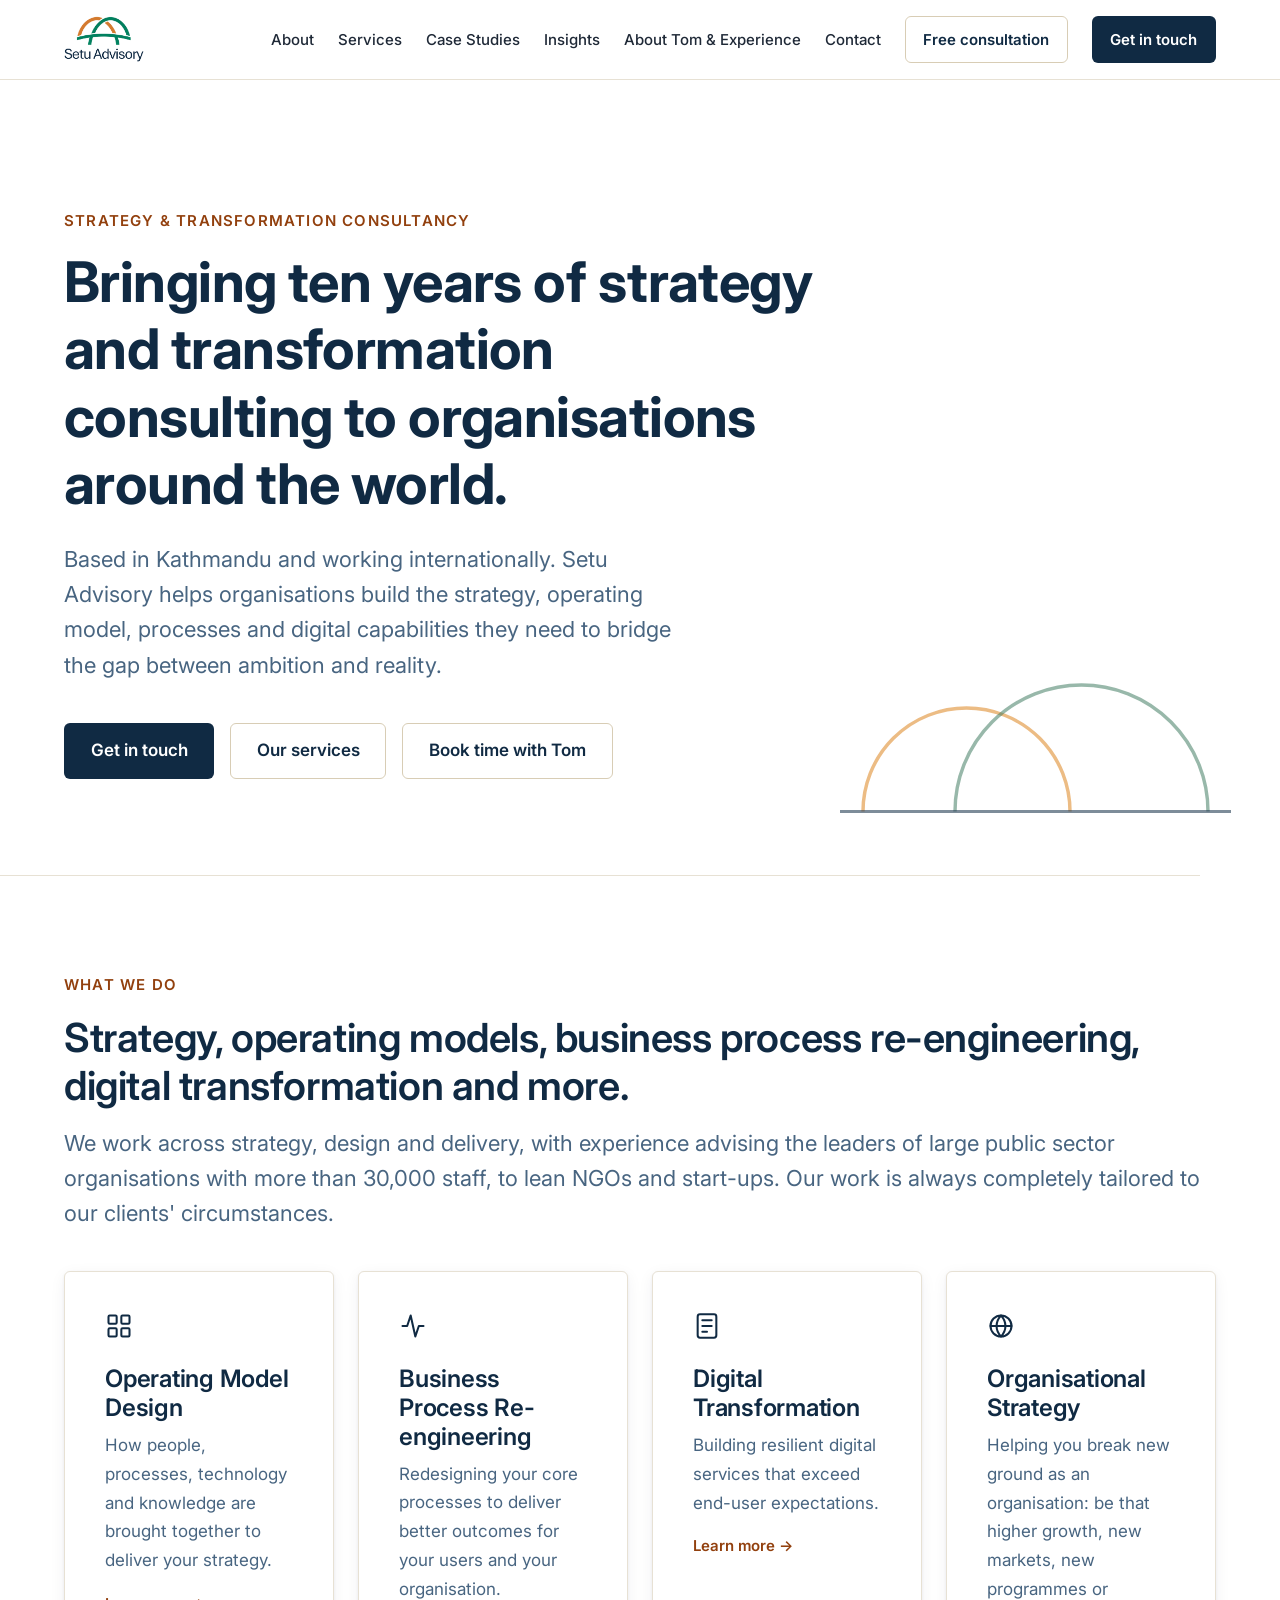
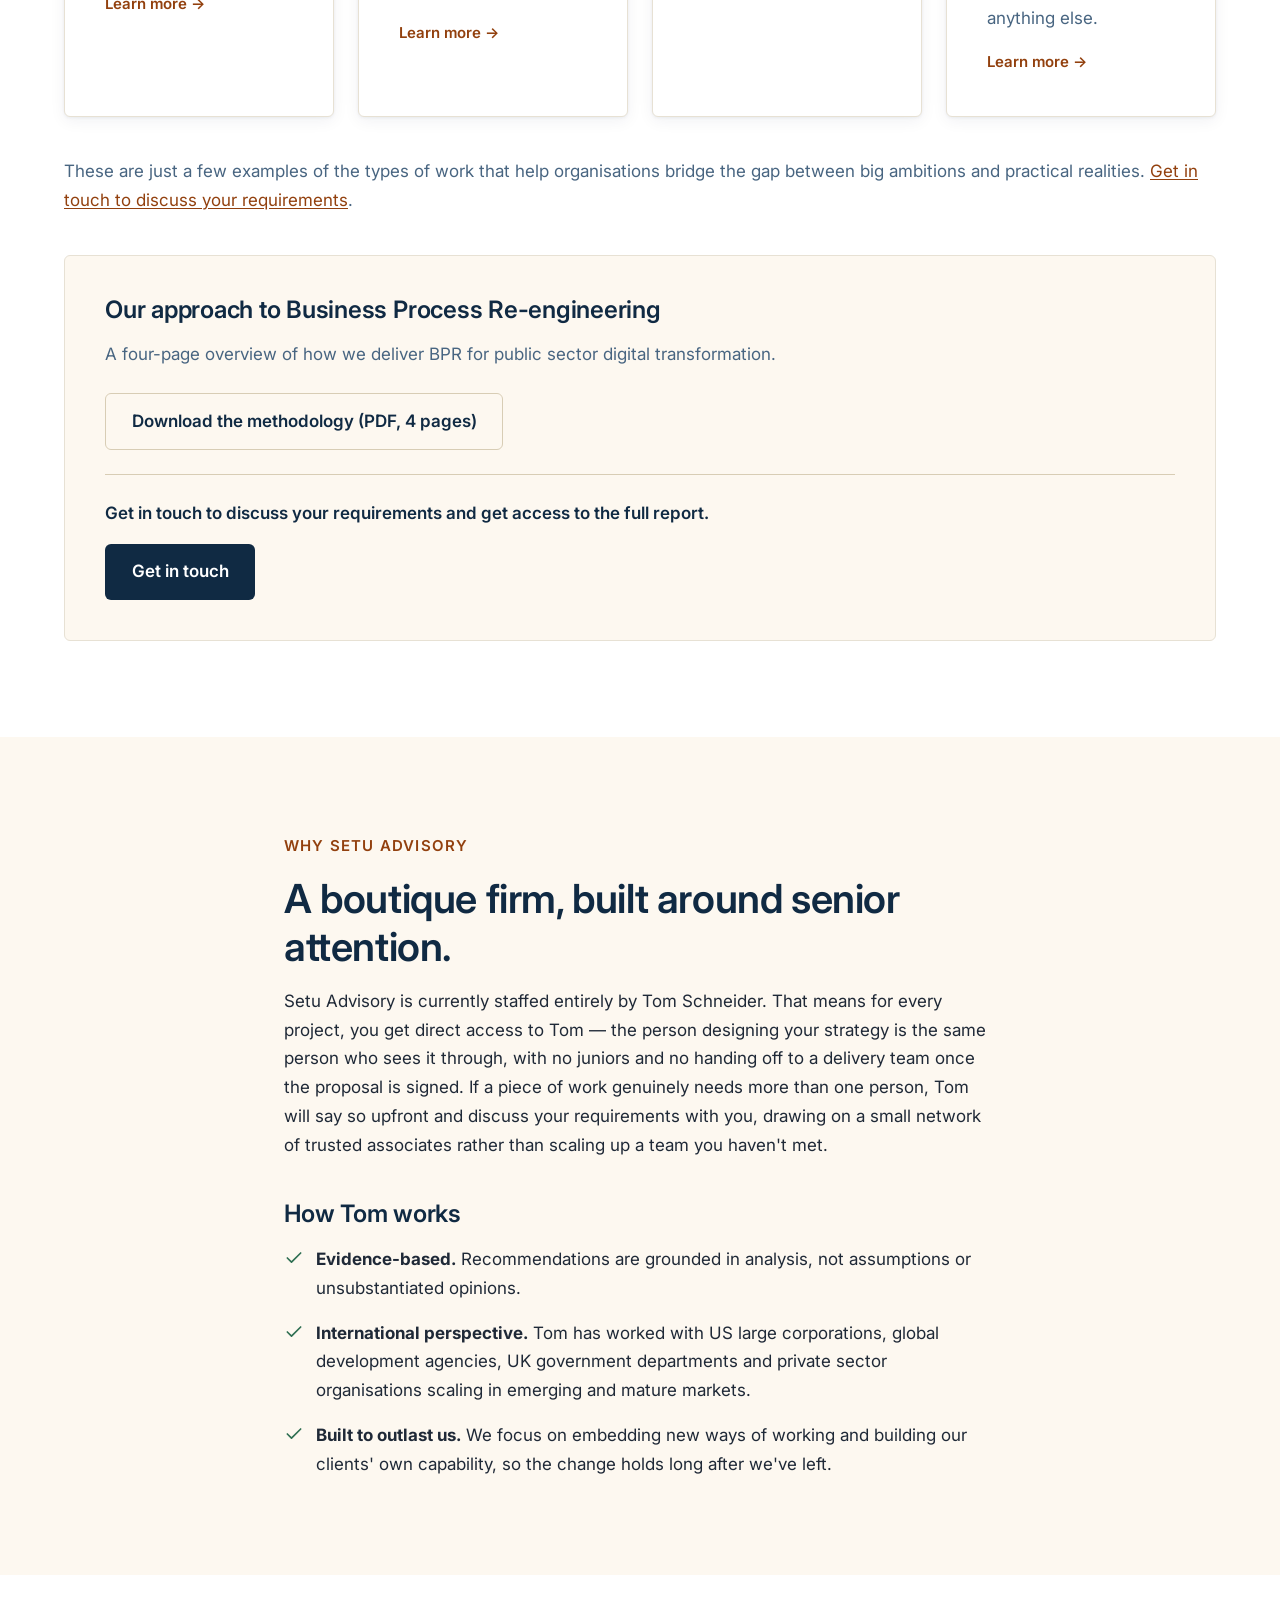
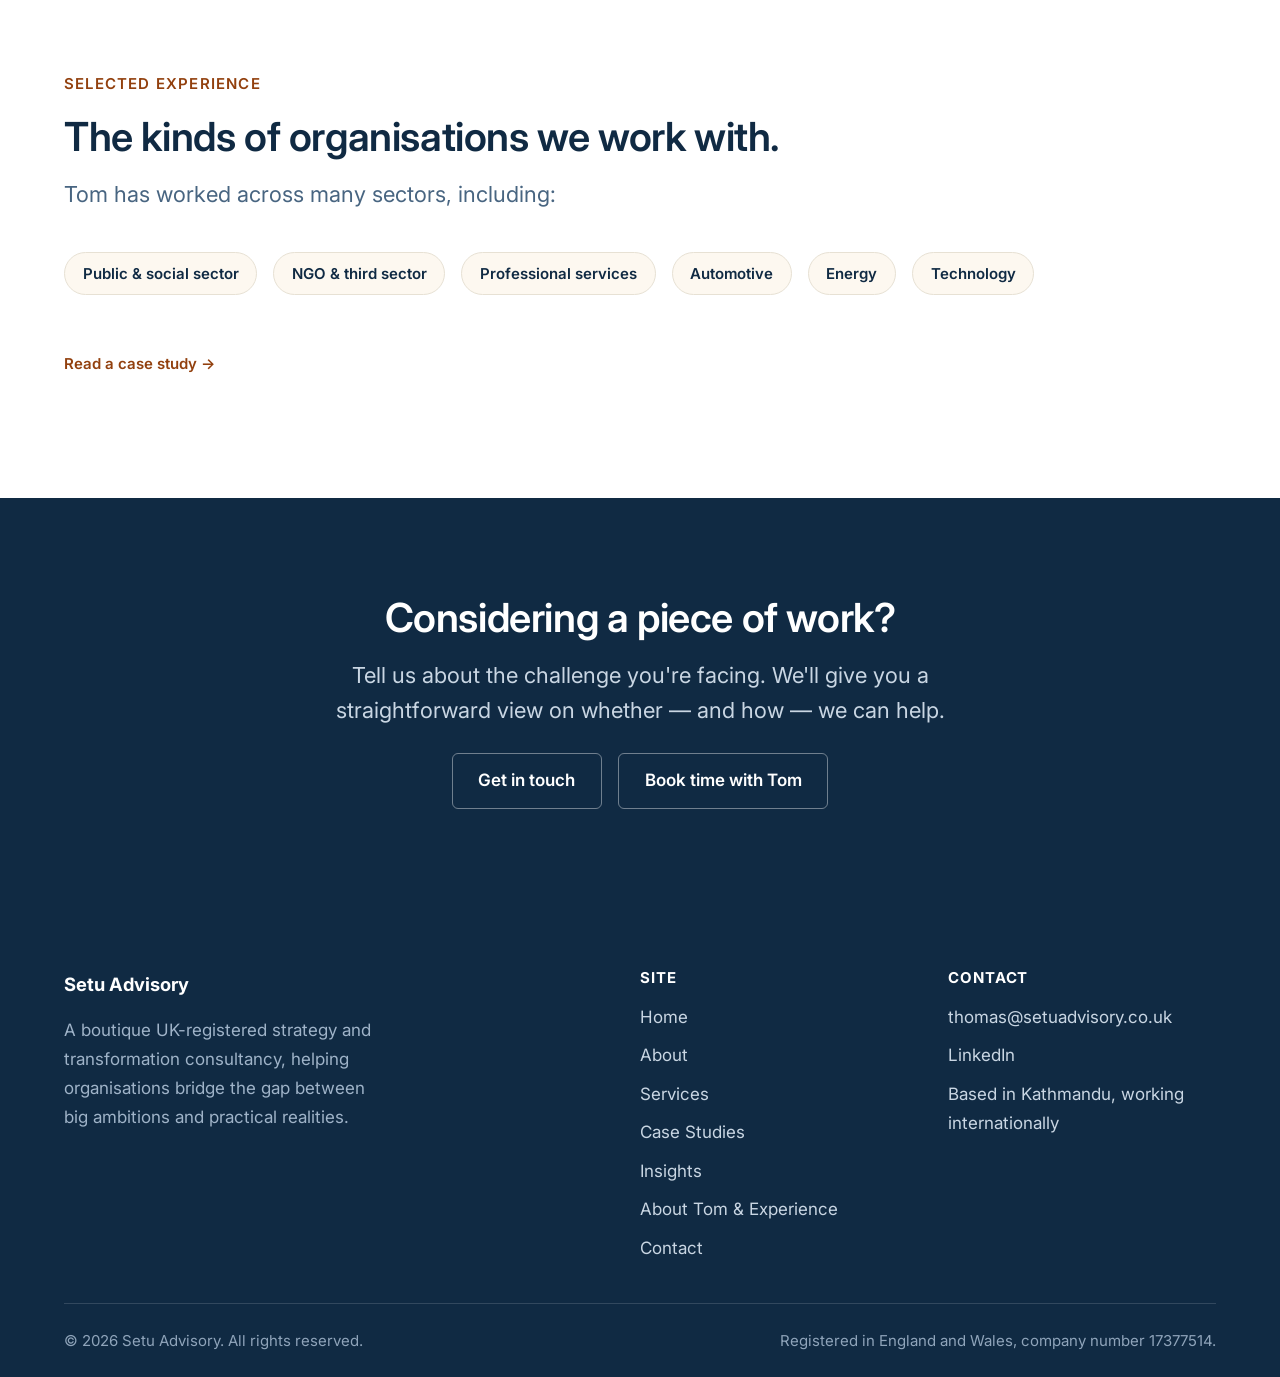
<file: index.html>
<!DOCTYPE html>
<html lang="en">
<head>
  <meta charset="UTF-8">
  <meta name="viewport" content="width=device-width, initial-scale=1.0">
  <title>Setu Advisory — Strategy &amp; Transformation Consultancy</title>
  <meta name="description" content="Setu Advisory is a boutique UK-registered strategy and transformation consultancy helping organisations bridge the gap between big ambitions and practical realities.">
  <link rel="preconnect" href="https://fonts.googleapis.com">
  <link rel="preconnect" href="https://fonts.gstatic.com" crossorigin>
  <link href="https://fonts.googleapis.com/css2?family=Inter:wght@400;500;600;700&display=swap" rel="stylesheet">
  <link rel="stylesheet" href="css/styles.css">
  <link rel="icon" href="assets/favicon-32.png" sizes="32x32" type="image/png">
  <link rel="icon" href="assets/favicon-64.png" sizes="64x64" type="image/png">
  <link rel="apple-touch-icon" href="assets/apple-touch-icon.png">
</head>
<body>
  <a class="skip-link" href="#main">Skip to content</a>

  <header class="site-header">
    <nav class="nav" aria-label="Primary">
      <a href="index.html" class="brand"><img src="assets/setu-logo.png" alt="Setu Advisory" class="brand-logo"></a>
      <button class="nav-toggle" aria-expanded="false" aria-controls="nav-links" aria-label="Open menu">
        <span></span>
      </button>
      <ul class="nav-links" id="nav-links">
        <li><a href="about.html">About</a></li>
        <li><a href="services.html">Services</a></li>
        <li><a href="case-studies.html">Case Studies</a></li>
        <li><a href="insights.html">Insights</a></li>
        <li><a href="team.html">About Tom &amp; Experience</a></li>
        <li><a href="contact.html">Contact</a></li>
        <li class="nav-cta-item"><a href="https://outlook.office.com/bookwithme/user/1473d8aa62ce41c8b2084eeffc072113@setuadvisory.co.uk/meetingtype/dMQkPKHw8kKmW9pJiiw7EA2?anonymous&ismsaljsauthenabled&ep=email" target="_blank" rel="noopener" class="btn-secondary">Free consultation</a></li>
        <li class="nav-cta-item"><a href="contact.html" class="btn-primary">Get in touch</a></li>
      </ul>
      
    </nav>
  </header>

  <main id="main">

    <!-- Hero -->
    <section class="hero container">
      <div class="hero-inner">
        <span class="eyebrow">Strategy &amp; Transformation Consultancy</span>
        <h1>Bringing ten years of strategy and transformation consulting to organisations around the world.</h1>
        <p class="lead">Based in Kathmandu and working internationally. Setu Advisory helps organisations build the strategy, operating model, processes and digital capabilities they need to bridge the gap between ambition and reality.</p>
        <div class="btn-row">
          <a href="contact.html" class="btn btn-primary">Get in touch</a>
          <a href="services.html" class="btn btn-secondary">Our services</a>
          <a href="https://outlook.office.com/bookwithme/user/1473d8aa62ce41c8b2084eeffc072113@setuadvisory.co.uk/meetingtype/dMQkPKHw8kKmW9pJiiw7EA2?anonymous&ismsaljsauthenabled&ep=email" target="_blank" rel="noopener" class="btn btn-secondary">Book time with Tom</a>
        </div>
      </div>
      <svg class="hero-contour" viewBox="0 0 480 320" fill="none" xmlns="http://www.w3.org/2000/svg" aria-hidden="true">
        <path d="M100 230 A90 90 0 0 1 280 230" stroke="#D97706" stroke-width="3" opacity="0.55"/>
        <path d="M180 230 A110 110 0 0 1 400 230" stroke="#2F6F52" stroke-width="3" opacity="0.55"/>
        <line x1="80" y1="230" x2="420" y2="230" stroke="#102A43" stroke-width="2.5" opacity="0.6"/>
      </svg>
    </section>

    <hr class="section-divider container">

    <!-- Overview of services -->
    <section class="section container">
      <span class="eyebrow">What we do</span>
      <h2>Strategy, operating models, business process re-engineering, digital transformation and more.</h2>
      <p class="lead" style="margin-bottom: var(--space-4);">We work across strategy, design and delivery, with experience advising the leaders of large public sector organisations with more than 30,000 staff, to lean NGOs and start-ups. Our work is always completely tailored to our clients' circumstances.</p>

      <div class="card-grid">
        <article class="card">
          <div class="card-icon" aria-hidden="true">
            <svg width="28" height="28" viewBox="0 0 24 24" fill="none" stroke="currentColor" stroke-width="1.75" stroke-linecap="round" stroke-linejoin="round"><rect x="3" y="3" width="7" height="7" rx="1"/><rect x="14" y="3" width="7" height="7" rx="1"/><rect x="14" y="14" width="7" height="7" rx="1"/><rect x="3" y="14" width="7" height="7" rx="1"/></svg>
          </div>
          <h3>Operating Model Design</h3>
          <p>How people, processes, technology and knowledge are brought together to deliver your strategy.</p>
          <a href="services.html#operating-model" class="card-link">Learn more →</a>
        </article>

        <article class="card">
          <div class="card-icon" aria-hidden="true">
            <svg width="28" height="28" viewBox="0 0 24 24" fill="none" stroke="currentColor" stroke-width="1.75" stroke-linecap="round" stroke-linejoin="round"><path d="M3 12h4l3-9 4 18 3-9h4"/></svg>
          </div>
          <h3>Business Process Re-engineering</h3>
          <p>Redesigning your core processes to deliver better outcomes for your users and your organisation.</p>
          <a href="services.html#process-reengineering" class="card-link">Learn more →</a>
        </article>

        <article class="card">
          <div class="card-icon" aria-hidden="true">
            <svg width="28" height="28" viewBox="0 0 24 24" fill="none" stroke="currentColor" stroke-width="1.75" stroke-linecap="round" stroke-linejoin="round"><rect x="4" y="2" width="16" height="20" rx="2"/><line x1="8" y1="7" x2="16" y2="7"/><line x1="8" y1="12" x2="16" y2="12"/><line x1="8" y1="17" x2="12" y2="17"/></svg>
          </div>
          <h3>Digital Transformation</h3>
          <p>Building resilient digital services that exceed end-user expectations.</p>
          <a href="services.html#digital-transformation" class="card-link">Learn more →</a>
        </article>

        <article class="card">
          <div class="card-icon" aria-hidden="true">
            <svg width="28" height="28" viewBox="0 0 24 24" fill="none" stroke="currentColor" stroke-width="1.75" stroke-linecap="round" stroke-linejoin="round"><circle cx="12" cy="12" r="9"/><line x1="3" y1="12" x2="21" y2="12"/><path d="M12 3c2.5 2.7 3.8 6 3.8 9s-1.3 6.3-3.8 9c-2.5-2.7-3.8-6-3.8-9s1.3-6.3 3.8-9z"/></svg>
          </div>
          <h3>Organisational Strategy</h3>
          <p>Helping you break new ground as an organisation: be that higher growth, new markets, new programmes or anything else.</p>
          <a href="services.html#organisational-strategy" class="card-link">Learn more →</a>
        </article>
      </div>

      <p style="margin-top: var(--space-4); color: var(--color-muted);">These are just a few examples of the types of work that help organisations bridge the gap between big ambitions and practical realities. <a href="contact.html">Get in touch to discuss your requirements</a>.</p>

      <div class="blur-teaser" style="margin-top: var(--space-4); filter: none;">
        <h3 style="font-weight: 600; color: var(--color-primary); filter: none; margin: 0 0 var(--space-2);">Our approach to Business Process Re-engineering</h3>
        <p style="filter: none; color: var(--color-muted);">A four-page overview of how we deliver BPR for public sector digital transformation.</p>
        <p style="filter: none;"><a href="downloads/setu-advisory-bpr-methodology.pdf" target="_blank" class="btn btn-secondary">Download the methodology (PDF, 4 pages)</a></p>
        <div class="blur-cta">
          <p>Get in touch to discuss your requirements and get access to the full report.</p>
          <a href="contact.html" class="btn btn-primary">Get in touch</a>
        </div>
      </div>
    </section>

    <!-- Why Setu Advisory -->
    <section class="section section-grey">
      <div class="container-narrow">
        <span class="eyebrow">Why Setu Advisory</span>
        <h2>A boutique firm, built around senior attention.</h2>
        <p style="margin-bottom: var(--space-4);">Setu Advisory is currently staffed entirely by Tom Schneider. That means for every project, you get direct access to Tom — the person designing your strategy is the same person who sees it through, with no juniors and no handing off to a delivery team once the proposal is signed. If a piece of work genuinely needs more than one person, Tom will say so upfront and discuss your requirements with you, drawing on a small network of trusted associates rather than scaling up a team you haven't met.</p>
        <h3 style="font-weight: 600; color: var(--color-primary); margin-bottom: var(--space-2);">How Tom works</h3>
        <ul class="check-list">
          <li>
            <svg width="20" height="20" viewBox="0 0 24 24" fill="none" stroke="currentColor" stroke-width="2" stroke-linecap="round" stroke-linejoin="round"><polyline points="20 6 9 17 4 12"/></svg>
            <span><strong>Evidence-based.</strong> Recommendations are grounded in analysis, not assumptions or unsubstantiated opinions.</span>
          </li>
          <li>
            <svg width="20" height="20" viewBox="0 0 24 24" fill="none" stroke="currentColor" stroke-width="2" stroke-linecap="round" stroke-linejoin="round"><polyline points="20 6 9 17 4 12"/></svg>
            <span><strong>International perspective.</strong> Tom has worked with US large corporations, global development agencies, UK government departments and private sector organisations scaling in emerging and mature markets.</span>
          </li>
          <li>
            <svg width="20" height="20" viewBox="0 0 24 24" fill="none" stroke="currentColor" stroke-width="2" stroke-linecap="round" stroke-linejoin="round"><polyline points="20 6 9 17 4 12"/></svg>
            <span><strong>Built to outlast us.</strong> We focus on embedding new ways of working and building our clients' own capability, so the change holds long after we've left.</span>
          </li>
        </ul>
      </div>
    </section>

    <!-- Selected Experience -->
    <section class="section container">
      <span class="eyebrow">Selected Experience</span>
      <h2>The kinds of organisations we work with.</h2>
      <p class="lead" style="margin-bottom: var(--space-4);">Tom has worked across many sectors, including:</p>

      <ul class="sector-tags">
        <li>Public &amp; social sector</li>
        <li>NGO &amp; third sector</li>
        <li>Professional services</li>
        <li>Automotive</li>
        <li>Energy</li>
        <li>Technology</li>
      </ul>
      <p style="margin-top: var(--space-4);"><a href="case-studies.html" class="card-link">Read a case study →</a></p>
    </section>

    <!-- CTA -->
    <section class="cta-band">
      <div class="container-narrow">
        <h2>Considering a piece of work?</h2>
        <p class="lead">Tell us about the challenge you're facing. We'll give you a straightforward view on whether — and how — we can help.</p>
        <div class="btn-row">
          <a href="contact.html" class="btn btn-secondary">Get in touch</a>
          <a href="https://outlook.office.com/bookwithme/user/1473d8aa62ce41c8b2084eeffc072113@setuadvisory.co.uk/meetingtype/dMQkPKHw8kKmW9pJiiw7EA2?anonymous&ismsaljsauthenabled&ep=email" target="_blank" rel="noopener" class="btn btn-secondary">Book time with Tom</a>
        </div>
      </div>
    </section>

  </main>

  <footer class="site-footer">
    <div class="container">
      <div class="footer-grid">
        <div>
          <p class="footer-brand">Setu Advisory</p>
          <p class="footer-tagline">A boutique UK-registered strategy and transformation consultancy, helping organisations bridge the gap between big ambitions and practical realities.</p>
        </div>
        <div>
          <h2 class="footer-heading">Site</h2>
          <ul class="footer-links">
            <li><a href="index.html">Home</a></li>
            <li><a href="about.html">About</a></li>
            <li><a href="services.html">Services</a></li>
            <li><a href="case-studies.html">Case Studies</a></li>
            <li><a href="insights.html">Insights</a></li>
            <li><a href="team.html">About Tom &amp; Experience</a></li>
            <li><a href="contact.html">Contact</a></li>
          </ul>
        </div>
        <div>
          <h2 class="footer-heading">Contact</h2>
          <ul class="footer-links">
            <li><a href="mailto:thomas@setuadvisory.co.uk">thomas@setuadvisory.co.uk</a></li>
            <li><a href="https://www.linkedin.com/in/tomhschneider/" target="_blank" rel="noopener">LinkedIn</a></li>
            <li>Based in Kathmandu, working internationally</li>
          </ul>
        </div>
      </div>
      <div class="footer-bottom">
        <span>© 2026 Setu Advisory. All rights reserved.</span>
        <span>Registered in England and Wales, company number 17377514.</span>
      </div>
    </div>
  </footer>

  <script src="js/main.js"></script>
</body>
</html>
</file>
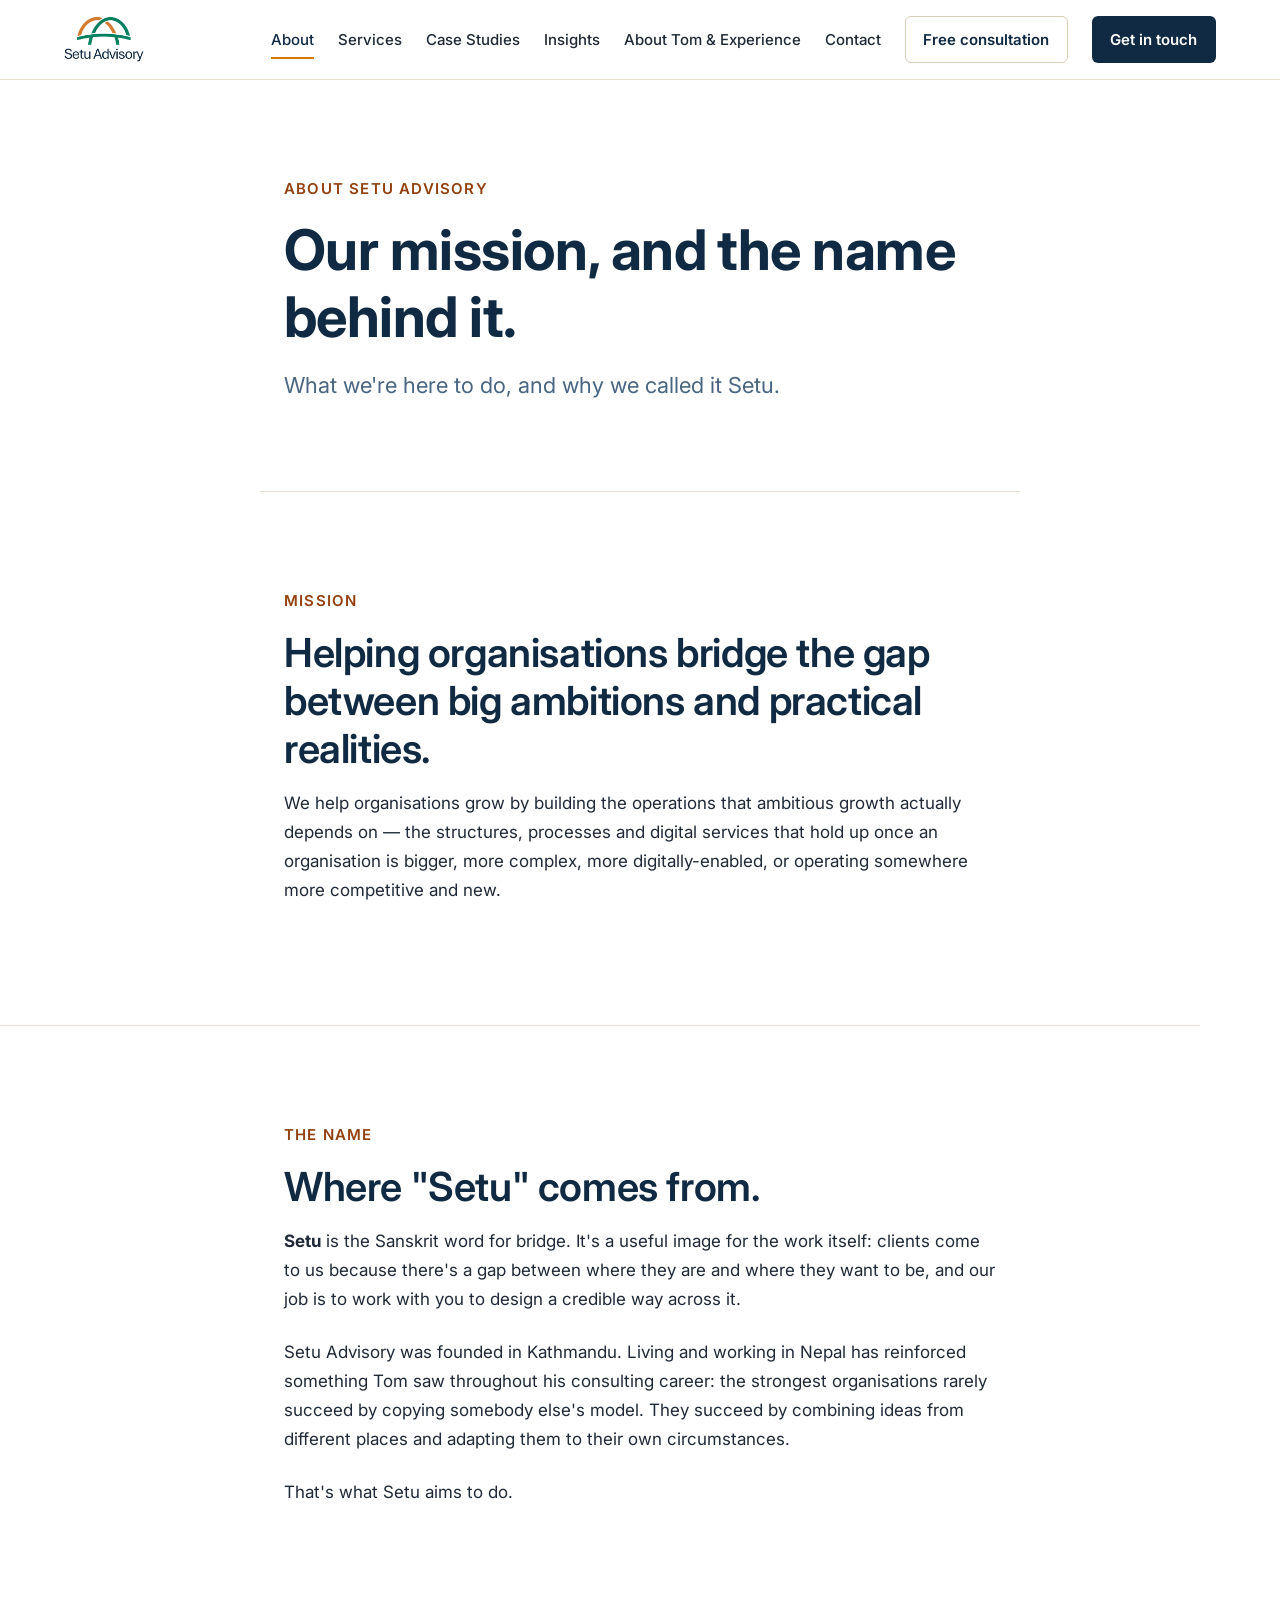
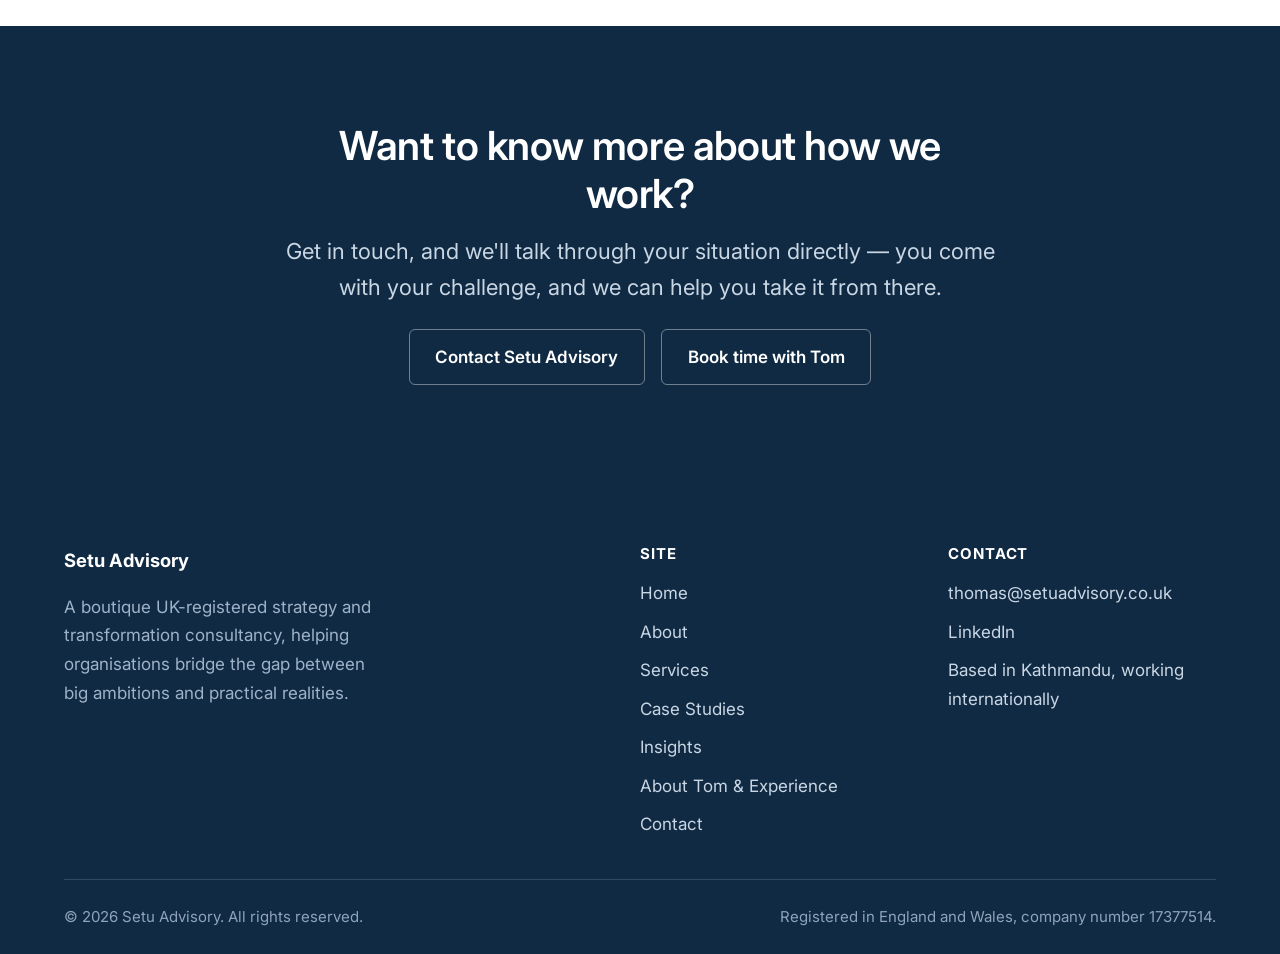
<file: about.html>
<!DOCTYPE html>
<html lang="en">
<head>
  <meta charset="UTF-8">
  <meta name="viewport" content="width=device-width, initial-scale=1.0">
  <title>About Setu Advisory — Strategy &amp; Transformation Consultancy</title>
  <meta name="description" content="The story behind the name Setu Advisory, and the firm's mission, positioning and approach.">
  <link rel="preconnect" href="https://fonts.googleapis.com">
  <link rel="preconnect" href="https://fonts.gstatic.com" crossorigin>
  <link href="https://fonts.googleapis.com/css2?family=Inter:wght@400;500;600;700&display=swap" rel="stylesheet">
  <link rel="stylesheet" href="css/styles.css">
  <link rel="icon" href="assets/favicon-32.png" sizes="32x32" type="image/png">
  <link rel="icon" href="assets/favicon-64.png" sizes="64x64" type="image/png">
  <link rel="apple-touch-icon" href="assets/apple-touch-icon.png">
</head>
<body>
  <a class="skip-link" href="#main">Skip to content</a>

  <header class="site-header">
    <nav class="nav" aria-label="Primary">
      <a href="index.html" class="brand"><img src="assets/setu-logo.png" alt="Setu Advisory" class="brand-logo"></a>
      <button class="nav-toggle" aria-expanded="false" aria-controls="nav-links" aria-label="Open menu">
        <span></span>
      </button>
      <ul class="nav-links" id="nav-links">
        <li><a href="about.html" aria-current="page">About</a></li>
        <li><a href="services.html">Services</a></li>
        <li><a href="case-studies.html">Case Studies</a></li>
        <li><a href="insights.html">Insights</a></li>
        <li><a href="team.html">About Tom &amp; Experience</a></li>
        <li><a href="contact.html">Contact</a></li>
        <li class="nav-cta-item"><a href="https://outlook.office.com/bookwithme/user/1473d8aa62ce41c8b2084eeffc072113@setuadvisory.co.uk/meetingtype/dMQkPKHw8kKmW9pJiiw7EA2?anonymous&ismsaljsauthenabled&ep=email" target="_blank" rel="noopener" class="btn-secondary">Free consultation</a></li>
        <li class="nav-cta-item"><a href="contact.html" class="btn-primary">Get in touch</a></li>
      </ul>
      
    </nav>
  </header>

  <main id="main">

    <section class="page-header container-narrow">
      <span class="eyebrow">About Setu Advisory</span>
      <h1>Our mission, and the name behind it.</h1>
      <p class="lead">What we're here to do, and why we called it Setu.</p>
    </section>

    <section class="section">
      <div class="container-narrow">
        <span class="eyebrow">Mission</span>
        <h2>Helping organisations bridge the gap between big ambitions and practical realities.</h2>
        <p>We help organisations grow by building the operations that ambitious growth actually depends on — the structures, processes and digital services that hold up once an organisation is bigger, more complex, more digitally-enabled, or operating somewhere more competitive and new.</p>
      </div>
    </section>

    <hr class="section-divider container">

    <section class="section">
      <div class="container-narrow">
        <span class="eyebrow">The name</span>
        <h2>Where "Setu" comes from.</h2>
        <p><strong>Setu</strong> is the Sanskrit word for bridge. It's a useful image for the work itself: clients come to us because there's a gap between where they are and where they want to be, and our job is to work with you to design a credible way across it.</p>

        <p>Setu Advisory was founded in Kathmandu. Living and working in Nepal has reinforced something Tom saw throughout his consulting career: the strongest organisations rarely succeed by copying somebody else's model. They succeed by combining ideas from different places and adapting them to their own circumstances.</p>

        <p>That's what Setu aims to do.</p>
      </div>
    </section>

    <section class="cta-band">
      <div class="container-narrow">
        <h2>Want to know more about how we work?</h2>
        <p class="lead">Get in touch, and we'll talk through your situation directly — you come with your challenge, and we can help you take it from there.</p>
        <div class="btn-row">
          <a href="contact.html" class="btn btn-secondary">Contact Setu Advisory</a>
          <a href="https://outlook.office.com/bookwithme/user/1473d8aa62ce41c8b2084eeffc072113@setuadvisory.co.uk/meetingtype/dMQkPKHw8kKmW9pJiiw7EA2?anonymous&ismsaljsauthenabled&ep=email" target="_blank" rel="noopener" class="btn btn-secondary">Book time with Tom</a>
        </div>
      </div>
    </section>

  </main>

  <footer class="site-footer">
    <div class="container">
      <div class="footer-grid">
        <div>
          <p class="footer-brand">Setu Advisory</p>
          <p class="footer-tagline">A boutique UK-registered strategy and transformation consultancy, helping organisations bridge the gap between big ambitions and practical realities.</p>
        </div>
        <div>
          <h2 class="footer-heading">Site</h2>
          <ul class="footer-links">
            <li><a href="index.html">Home</a></li>
            <li><a href="about.html">About</a></li>
            <li><a href="services.html">Services</a></li>
            <li><a href="case-studies.html">Case Studies</a></li>
            <li><a href="insights.html">Insights</a></li>
            <li><a href="team.html">About Tom &amp; Experience</a></li>
            <li><a href="contact.html">Contact</a></li>
          </ul>
        </div>
        <div>
          <h2 class="footer-heading">Contact</h2>
          <ul class="footer-links">
            <li><a href="mailto:thomas@setuadvisory.co.uk">thomas@setuadvisory.co.uk</a></li>
            <li><a href="https://www.linkedin.com/in/tomhschneider/" target="_blank" rel="noopener">LinkedIn</a></li>
            <li>Based in Kathmandu, working internationally</li>
          </ul>
        </div>
      </div>
      <div class="footer-bottom">
        <span>© 2026 Setu Advisory. All rights reserved.</span>
        <span>Registered in England and Wales, company number 17377514.</span>
      </div>
    </div>
  </footer>

  <script src="js/main.js"></script>
</body>
</html>
</file>
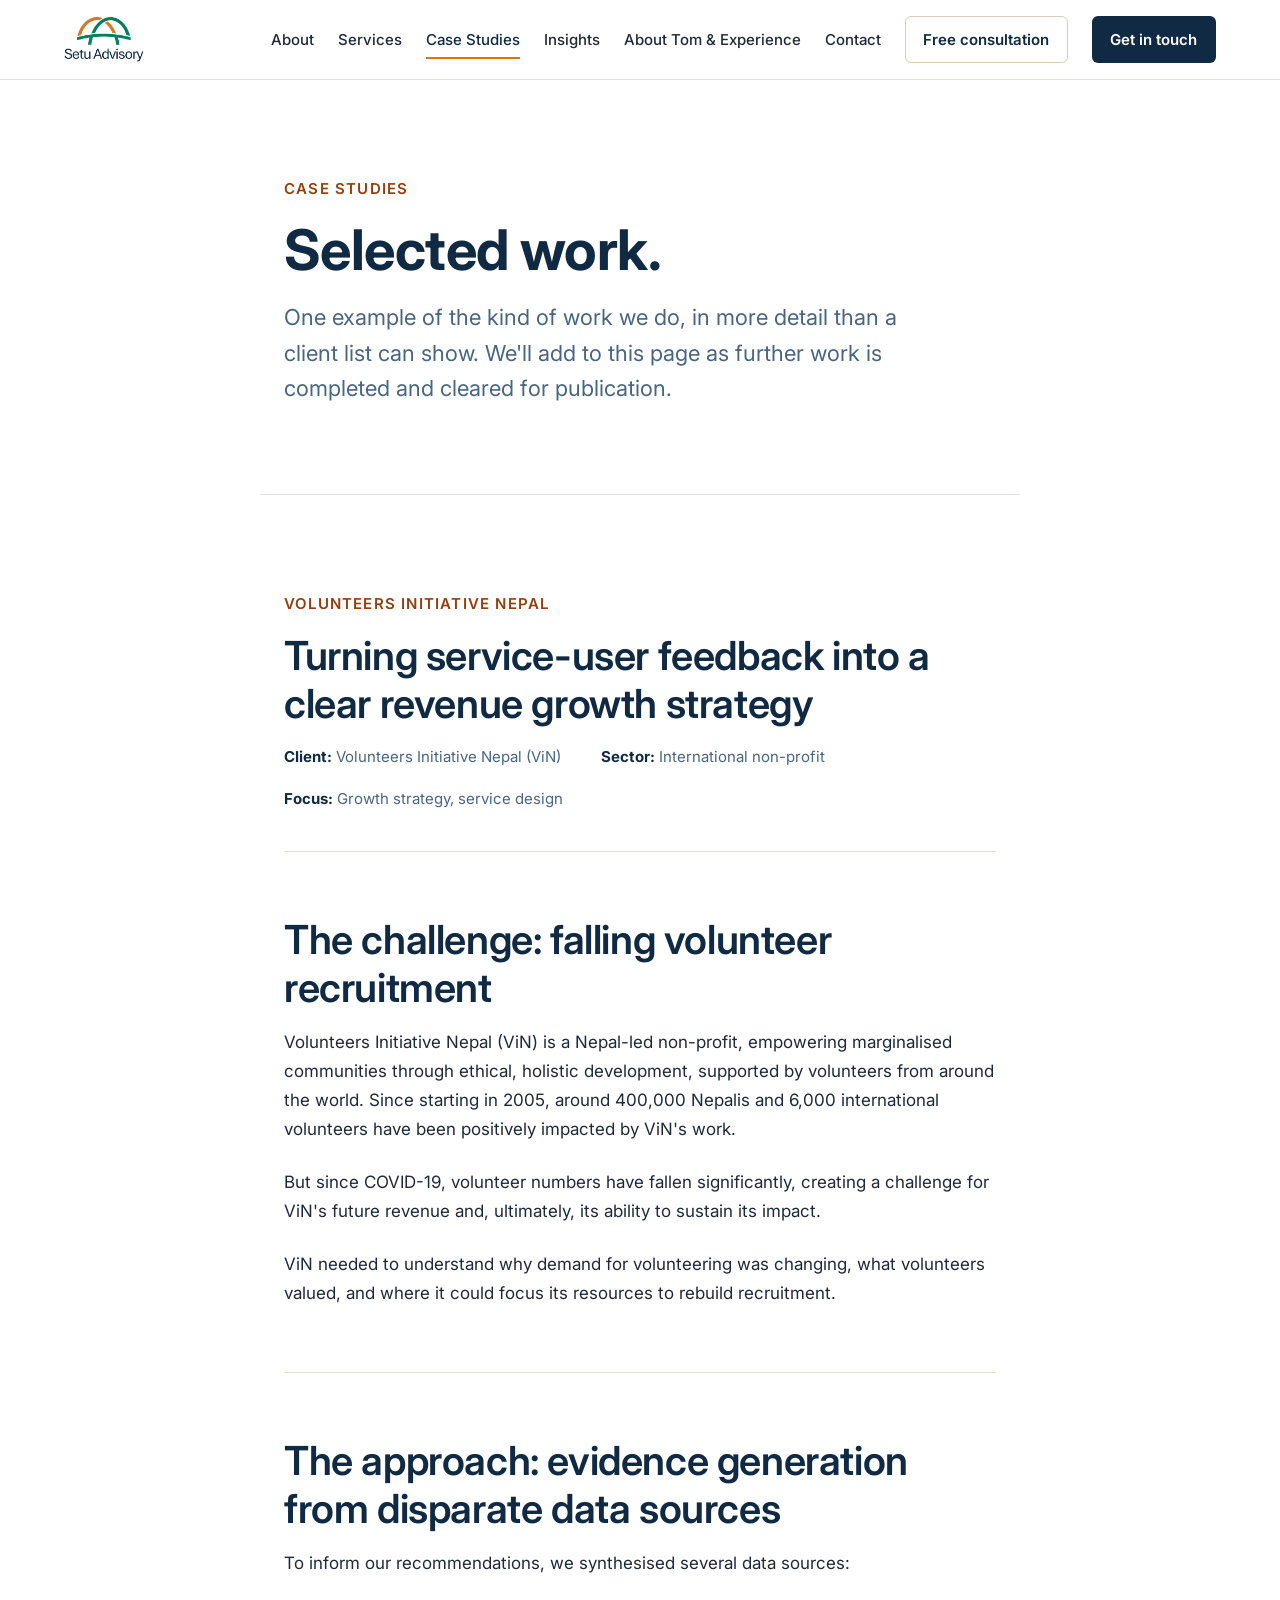
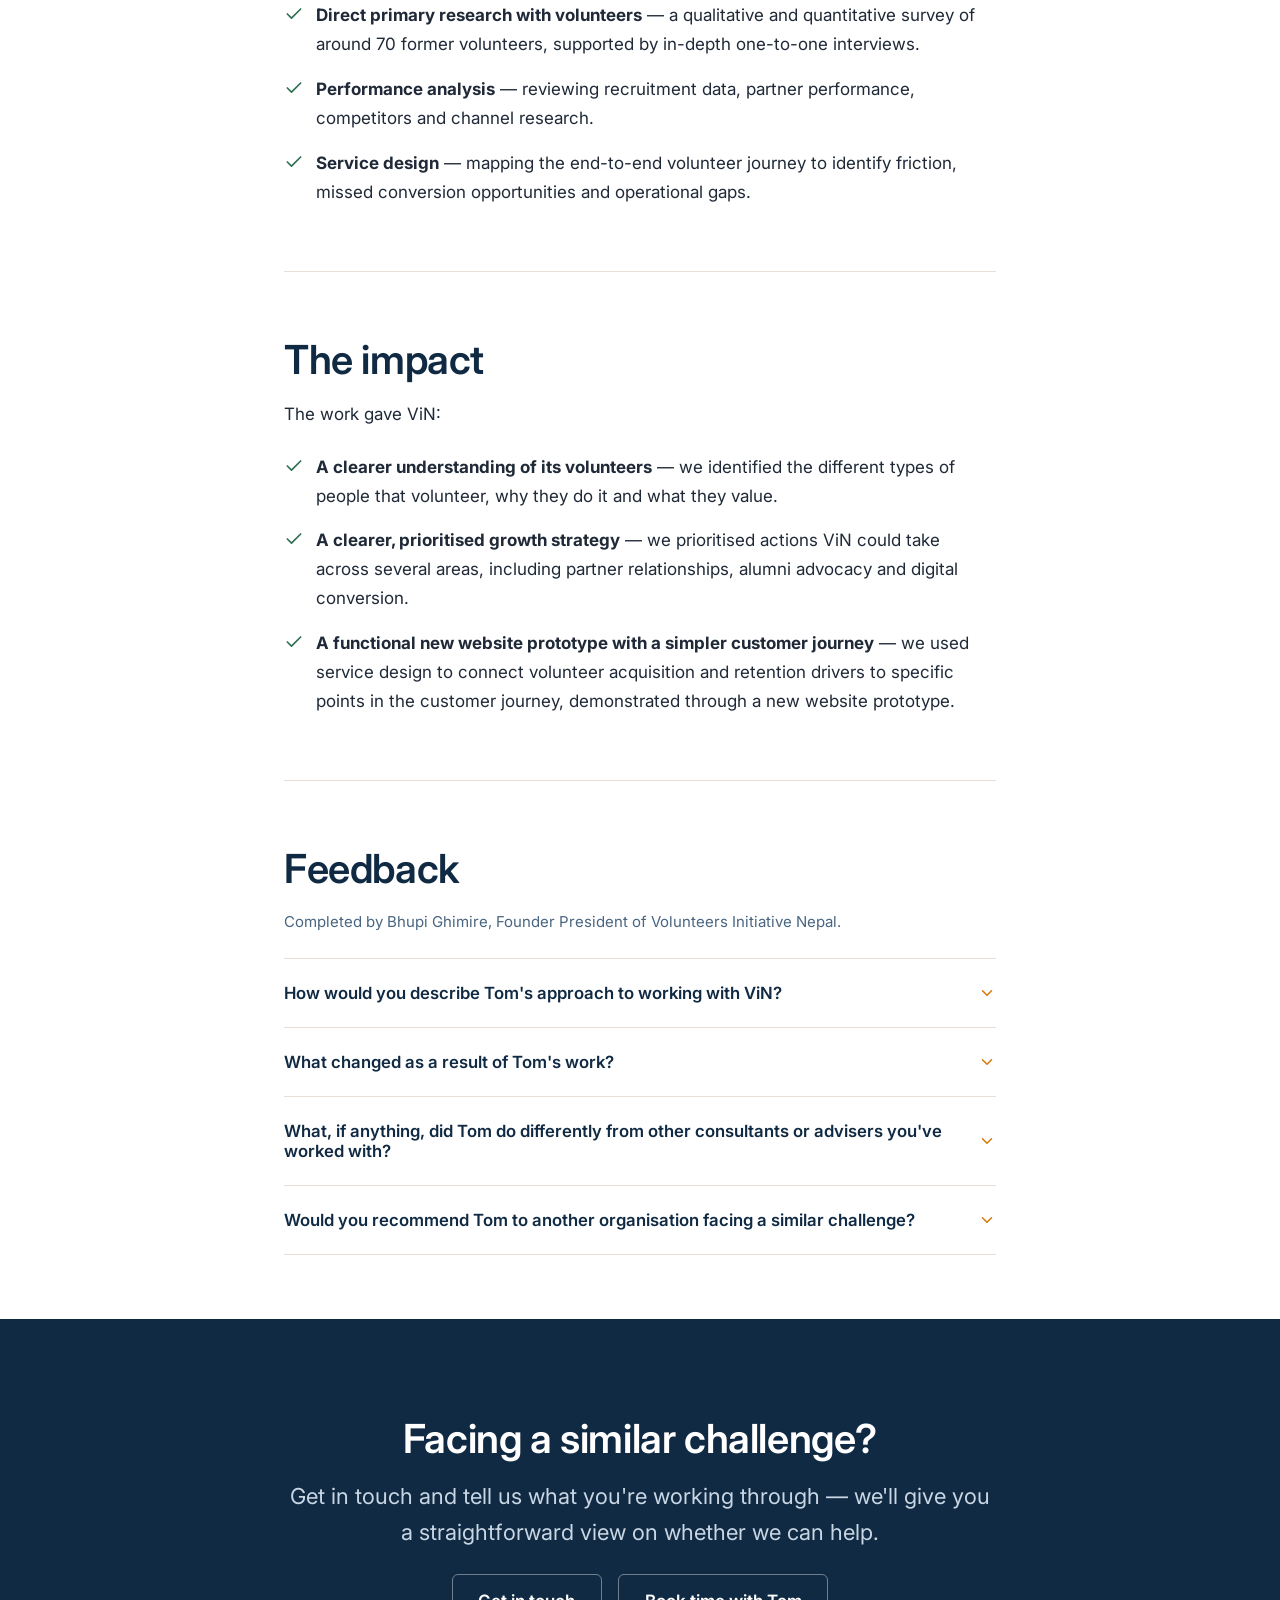
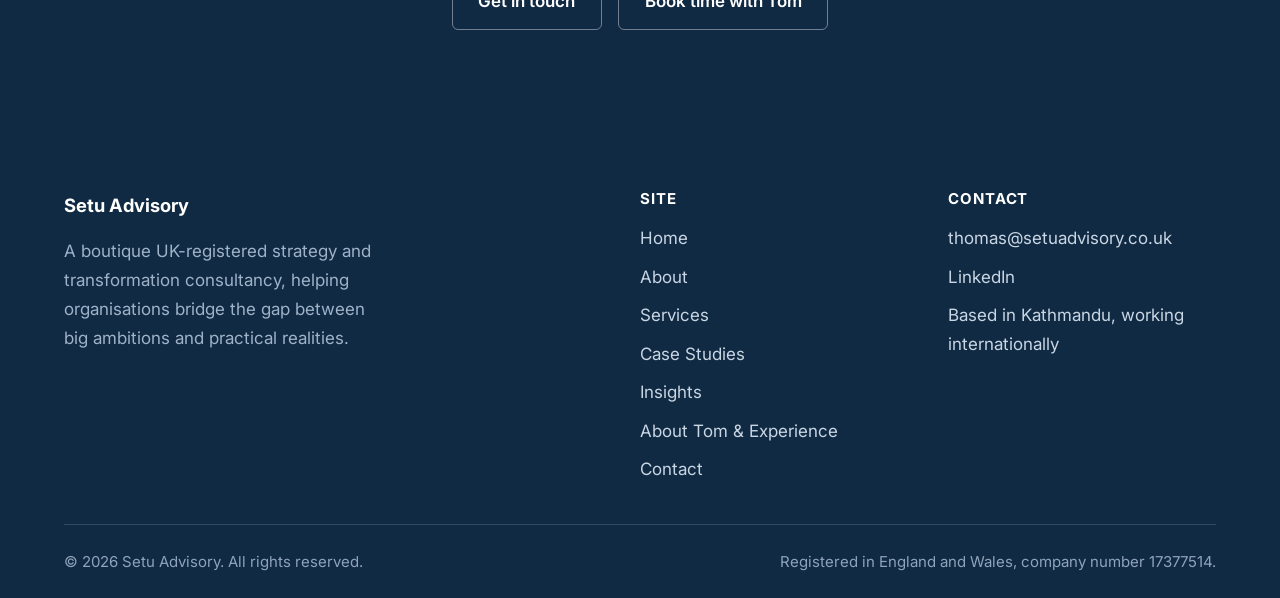
<file: case-studies.html>
<!DOCTYPE html>
<html lang="en">
<head>
  <meta charset="UTF-8">
  <meta name="viewport" content="width=device-width, initial-scale=1.0">
  <title>Case Studies — Setu Advisory</title>
  <meta name="description" content="A case study from Setu Advisory's work with Volunteers Initiative Nepal, turning service-user feedback into a clear revenue growth strategy.">
  <link rel="preconnect" href="https://fonts.googleapis.com">
  <link rel="preconnect" href="https://fonts.gstatic.com" crossorigin>
  <link href="https://fonts.googleapis.com/css2?family=Inter:wght@400;500;600;700&display=swap" rel="stylesheet">
  <link rel="stylesheet" href="css/styles.css">
  <link rel="icon" href="assets/favicon-32.png" sizes="32x32" type="image/png">
  <link rel="icon" href="assets/favicon-64.png" sizes="64x64" type="image/png">
  <link rel="apple-touch-icon" href="assets/apple-touch-icon.png">
</head>
<body>
  <a class="skip-link" href="#main">Skip to content</a>

  <header class="site-header">
    <nav class="nav" aria-label="Primary">
      <a href="index.html" class="brand"><img src="assets/setu-logo.png" alt="Setu Advisory" class="brand-logo"></a>
      <button class="nav-toggle" aria-expanded="false" aria-controls="nav-links" aria-label="Open menu">
        <span></span>
      </button>
      <ul class="nav-links" id="nav-links">
        <li><a href="about.html">About</a></li>
        <li><a href="services.html">Services</a></li>
        <li><a href="case-studies.html" aria-current="page">Case Studies</a></li>
        <li><a href="insights.html">Insights</a></li>
        <li><a href="team.html">About Tom &amp; Experience</a></li>
        <li><a href="contact.html">Contact</a></li>
        <li class="nav-cta-item"><a href="https://outlook.office.com/bookwithme/user/1473d8aa62ce41c8b2084eeffc072113@setuadvisory.co.uk/meetingtype/dMQkPKHw8kKmW9pJiiw7EA2?anonymous&ismsaljsauthenabled&ep=email" target="_blank" rel="noopener" class="btn-secondary">Free consultation</a></li>
        <li class="nav-cta-item"><a href="contact.html" class="btn-primary">Get in touch</a></li>
      </ul>
      
    </nav>
  </header>

  <main id="main">

    <section class="page-header container-narrow">
      <span class="eyebrow">Case Studies</span>
      <h1>Selected work.</h1>
      <p class="lead">One example of the kind of work we do, in more detail than a client list can show. We'll add to this page as further work is completed and cleared for publication.</p>
    </section>

    <article class="container-narrow">

      <header class="case-study-header">
        <span class="eyebrow">Volunteers Initiative Nepal</span>
        <h2>Turning service-user feedback into a clear revenue growth strategy</h2>
        <div class="case-study-meta">
          <span><strong>Client:</strong> Volunteers Initiative Nepal (ViN)</span>
          <span><strong>Sector:</strong> International non-profit</span>
          <span><strong>Focus:</strong> Growth strategy, service design</span>
        </div>
      </header>

      <section class="case-study-block">
        <h2>The challenge: falling volunteer recruitment</h2>
        <p>Volunteers Initiative Nepal (ViN) is a Nepal-led non-profit, empowering marginalised communities through ethical, holistic development, supported by volunteers from around the world. Since starting in 2005, around 400,000 Nepalis and 6,000 international volunteers have been positively impacted by ViN's work.</p>
        <p>But since COVID-19, volunteer numbers have fallen significantly, creating a challenge for ViN's future revenue and, ultimately, its ability to sustain its impact.</p>
        <p class="mb-0">ViN needed to understand why demand for volunteering was changing, what volunteers valued, and where it could focus its resources to rebuild recruitment.</p>
      </section>

      <section class="case-study-block">
        <h2>The approach: evidence generation from disparate data sources</h2>
        <p>To inform our recommendations, we synthesised several data sources:</p>
        <ul class="check-list">
          <li>
            <svg width="20" height="20" viewBox="0 0 24 24" fill="none" stroke="currentColor" stroke-width="2" stroke-linecap="round" stroke-linejoin="round"><polyline points="20 6 9 17 4 12"/></svg>
            <span><strong>Direct primary research with volunteers</strong> — a qualitative and quantitative survey of around 70 former volunteers, supported by in-depth one-to-one interviews.</span>
          </li>
          <li>
            <svg width="20" height="20" viewBox="0 0 24 24" fill="none" stroke="currentColor" stroke-width="2" stroke-linecap="round" stroke-linejoin="round"><polyline points="20 6 9 17 4 12"/></svg>
            <span><strong>Performance analysis</strong> — reviewing recruitment data, partner performance, competitors and channel research.</span>
          </li>
          <li>
            <svg width="20" height="20" viewBox="0 0 24 24" fill="none" stroke="currentColor" stroke-width="2" stroke-linecap="round" stroke-linejoin="round"><polyline points="20 6 9 17 4 12"/></svg>
            <span><strong>Service design</strong> — mapping the end-to-end volunteer journey to identify friction, missed conversion opportunities and operational gaps.</span>
          </li>
        </ul>
      </section>

      <section class="case-study-block">
        <h2>The impact</h2>
        <p>The work gave ViN:</p>
        <ul class="impact-list">
          <li>
            <svg width="20" height="20" viewBox="0 0 24 24" fill="none" stroke="currentColor" stroke-width="2" stroke-linecap="round" stroke-linejoin="round"><polyline points="20 6 9 17 4 12"/></svg>
            <span><strong>A clearer understanding of its volunteers</strong> — we identified the different types of people that volunteer, why they do it and what they value.</span>
          </li>
          <li>
            <svg width="20" height="20" viewBox="0 0 24 24" fill="none" stroke="currentColor" stroke-width="2" stroke-linecap="round" stroke-linejoin="round"><polyline points="20 6 9 17 4 12"/></svg>
            <span><strong>A clearer, prioritised growth strategy</strong> — we prioritised actions ViN could take across several areas, including partner relationships, alumni advocacy and digital conversion.</span>
          </li>
          <li>
            <svg width="20" height="20" viewBox="0 0 24 24" fill="none" stroke="currentColor" stroke-width="2" stroke-linecap="round" stroke-linejoin="round"><polyline points="20 6 9 17 4 12"/></svg>
            <span><strong>A functional new website prototype with a simpler customer journey</strong> — we used service design to connect volunteer acquisition and retention drivers to specific points in the customer journey, demonstrated through a new website prototype.</span>
          </li>
        </ul>
      </section>

      <section class="case-study-block">
        <h2>Feedback</h2>
        <p style="color: var(--color-muted); font-size: var(--fs-small);">Completed by Bhupi Ghimire, Founder President of Volunteers Initiative Nepal.</p>

        <div class="accordion">
          <div class="accordion-item">
            <h3><button type="button" class="accordion-trigger" aria-expanded="false">
              <span>How would you describe Tom's approach to working with ViN?</span>
              <svg class="accordion-icon" width="18" height="18" viewBox="0 0 24 24" fill="none" stroke="currentColor" stroke-width="2" stroke-linecap="round" stroke-linejoin="round" aria-hidden="true"><polyline points="6 9 12 15 18 9"/></svg>
            </button></h3>
            <div class="accordion-panel" hidden>
              <p class="mb-0">"Tom's approach was deeply empathetic, highly analytical, and incredibly structured. He didn't just look at numbers; he genuinely tried to understand the heart of ViN and the real experiences of our volunteers. He was collaborative, deeply respectful of our local context, and truly integrated himself into our vision."</p>
            </div>
          </div>

          <div class="accordion-item">
            <h3><button type="button" class="accordion-trigger" aria-expanded="false">
              <span>What changed as a result of Tom's work?</span>
              <svg class="accordion-icon" width="18" height="18" viewBox="0 0 24 24" fill="none" stroke="currentColor" stroke-width="2" stroke-linecap="round" stroke-linejoin="round" aria-hidden="true"><polyline points="6 9 12 15 18 9"/></svg>
            </button></h3>
            <div class="accordion-panel" hidden>
              <p class="mb-0">"We gained immense clarity. Instead of guessing why volunteer numbers were dropping, we now have a data-driven understanding of what modern volunteers value. We have a clear, prioritised roadmap for our digital transformation and alumni engagement, and we are already utilising the new website prototype to streamline our user journey."</p>
            </div>
          </div>

          <div class="accordion-item">
            <h3><button type="button" class="accordion-trigger" aria-expanded="false">
              <span>What, if anything, did Tom do differently from other consultants or advisers you've worked with?</span>
              <svg class="accordion-icon" width="18" height="18" viewBox="0 0 24 24" fill="none" stroke="currentColor" stroke-width="2" stroke-linecap="round" stroke-linejoin="round" aria-hidden="true"><polyline points="6 9 12 15 18 9"/></svg>
            </button></h3>
            <div class="accordion-panel" hidden>
              <p class="mb-0">"Tom seamlessly bridged the gap between high-level strategic consulting and grassroots NGO realities. He didn't just hand us a generic report; he gave us a practical prototype, mapped out the actual end-to-end journey, and synthesised complex data into actionable steps that our team can easily implement. His ongoing commitment as an informal adviser shows his genuine dedication to our cause."</p>
            </div>
          </div>

          <div class="accordion-item">
            <h3><button type="button" class="accordion-trigger" aria-expanded="false">
              <span>Would you recommend Tom to another organisation facing a similar challenge?</span>
              <svg class="accordion-icon" width="18" height="18" viewBox="0 0 24 24" fill="none" stroke="currentColor" stroke-width="2" stroke-linecap="round" stroke-linejoin="round" aria-hidden="true"><polyline points="6 9 12 15 18 9"/></svg>
            </button></h3>
            <div class="accordion-panel" hidden>
              <p class="mb-0">"I would highly recommend Tom without hesitation. Any organisation working with him can expect a dedicated professional who listens deeply, analyses sharply, and delivers practical, transformative solutions. He brings both a brilliant strategic mind and a compassionate heart to his work."</p>
            </div>
          </div>
        </div>
      </section>

    </article>

    <section class="cta-band">
      <div class="container-narrow">
        <h2>Facing a similar challenge?</h2>
        <p class="lead">Get in touch and tell us what you're working through — we'll give you a straightforward view on whether we can help.</p>
        <div class="btn-row">
          <a href="contact.html" class="btn btn-secondary">Get in touch</a>
          <a href="https://outlook.office.com/bookwithme/user/1473d8aa62ce41c8b2084eeffc072113@setuadvisory.co.uk/meetingtype/dMQkPKHw8kKmW9pJiiw7EA2?anonymous&ismsaljsauthenabled&ep=email" target="_blank" rel="noopener" class="btn btn-secondary">Book time with Tom</a>
        </div>
      </div>
    </section>

  </main>

  <footer class="site-footer">
    <div class="container">
      <div class="footer-grid">
        <div>
          <p class="footer-brand">Setu Advisory</p>
          <p class="footer-tagline">A boutique UK-registered strategy and transformation consultancy, helping organisations bridge the gap between big ambitions and practical realities.</p>
        </div>
        <div>
          <h2 class="footer-heading">Site</h2>
          <ul class="footer-links">
            <li><a href="index.html">Home</a></li>
            <li><a href="about.html">About</a></li>
            <li><a href="services.html">Services</a></li>
            <li><a href="case-studies.html">Case Studies</a></li>
            <li><a href="insights.html">Insights</a></li>
            <li><a href="team.html">About Tom &amp; Experience</a></li>
            <li><a href="contact.html">Contact</a></li>
          </ul>
        </div>
        <div>
          <h2 class="footer-heading">Contact</h2>
          <ul class="footer-links">
            <li><a href="mailto:thomas@setuadvisory.co.uk">thomas@setuadvisory.co.uk</a></li>
            <li><a href="https://www.linkedin.com/in/tomhschneider/" target="_blank" rel="noopener">LinkedIn</a></li>
            <li>Based in Kathmandu, working internationally</li>
          </ul>
        </div>
      </div>
      <div class="footer-bottom">
        <span>© 2026 Setu Advisory. All rights reserved.</span>
        <span>Registered in England and Wales, company number 17377514.</span>
      </div>
    </div>
  </footer>

  <script src="js/main.js"></script>
</body>
</html>
</file>
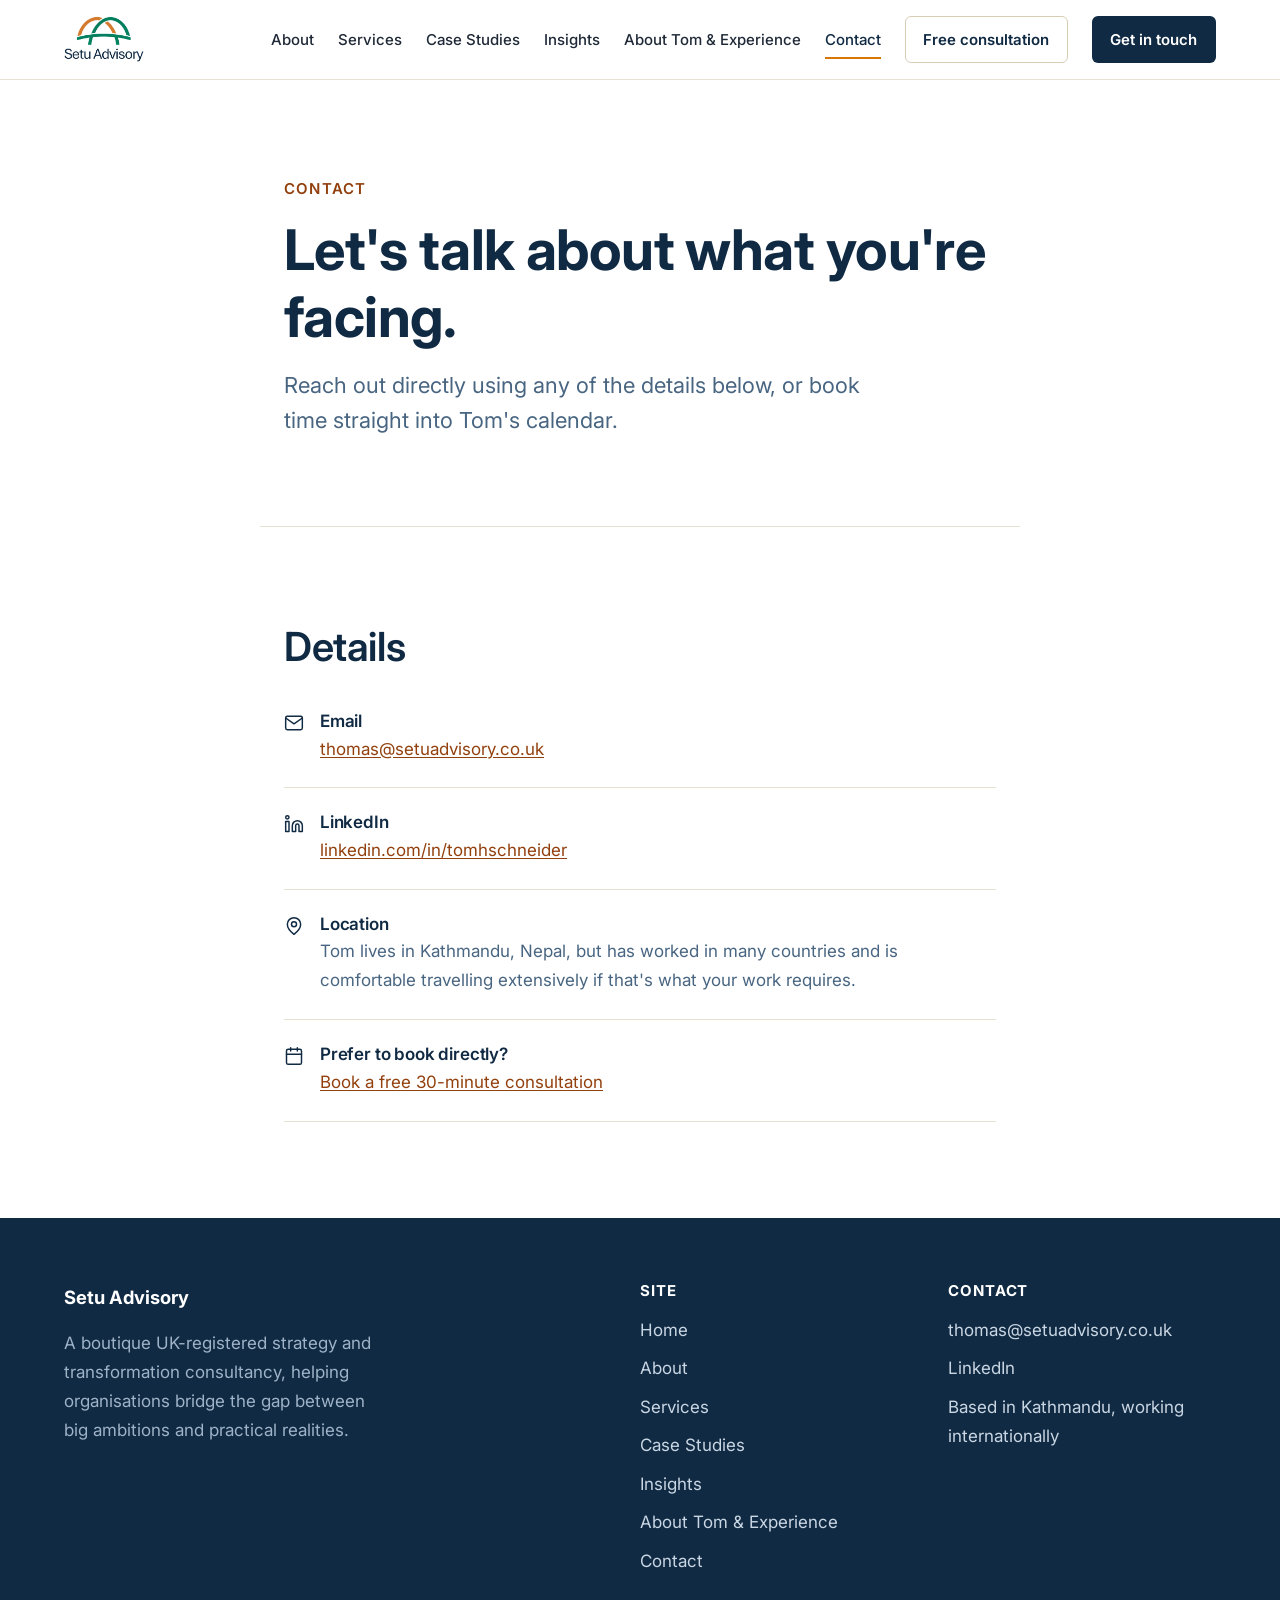
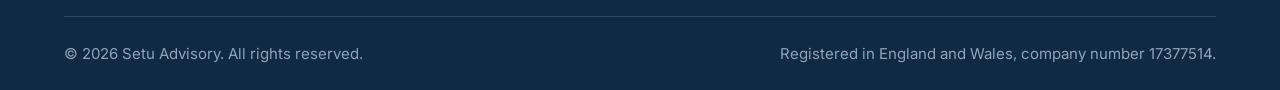
<file: contact.html>
<!DOCTYPE html>
<html lang="en">
<head>
  <meta charset="UTF-8">
  <meta name="viewport" content="width=device-width, initial-scale=1.0">
  <title>Contact — Setu Advisory</title>
  <meta name="description" content="Get in touch with Setu Advisory, a boutique UK strategy and transformation consultancy.">
  <link rel="preconnect" href="https://fonts.googleapis.com">
  <link rel="preconnect" href="https://fonts.gstatic.com" crossorigin>
  <link href="https://fonts.googleapis.com/css2?family=Inter:wght@400;500;600;700&display=swap" rel="stylesheet">
  <link rel="stylesheet" href="css/styles.css">
  <link rel="icon" href="assets/favicon-32.png" sizes="32x32" type="image/png">
  <link rel="icon" href="assets/favicon-64.png" sizes="64x64" type="image/png">
  <link rel="apple-touch-icon" href="assets/apple-touch-icon.png">
</head>
<body>
  <a class="skip-link" href="#main">Skip to content</a>

  <header class="site-header">
    <nav class="nav" aria-label="Primary">
      <a href="index.html" class="brand"><img src="assets/setu-logo.png" alt="Setu Advisory" class="brand-logo"></a>
      <button class="nav-toggle" aria-expanded="false" aria-controls="nav-links" aria-label="Open menu">
        <span></span>
      </button>
      <ul class="nav-links" id="nav-links">
        <li><a href="about.html">About</a></li>
        <li><a href="services.html">Services</a></li>
        <li><a href="case-studies.html">Case Studies</a></li>
        <li><a href="insights.html">Insights</a></li>
        <li><a href="team.html">About Tom &amp; Experience</a></li>
        <li><a href="contact.html" aria-current="page">Contact</a></li>
        <li class="nav-cta-item"><a href="https://outlook.office.com/bookwithme/user/1473d8aa62ce41c8b2084eeffc072113@setuadvisory.co.uk/meetingtype/dMQkPKHw8kKmW9pJiiw7EA2?anonymous&ismsaljsauthenabled&ep=email" target="_blank" rel="noopener" class="btn-secondary">Free consultation</a></li>
        <li class="nav-cta-item"><a href="contact.html" class="btn-primary">Get in touch</a></li>
      </ul>
      
    </nav>
  </header>

  <main id="main">

    <section class="page-header container-narrow">
      <span class="eyebrow">Contact</span>
      <h1>Let's talk about what you're facing.</h1>
      <p class="lead">Reach out directly using any of the details below, or book time straight into Tom's calendar.</p>
    </section>

    <section class="section">
      <div class="container-narrow">

        <h2>Details</h2>
        <div class="contact-detail">
          <svg width="20" height="20" viewBox="0 0 24 24" fill="none" stroke="currentColor" stroke-width="1.75" stroke-linecap="round" stroke-linejoin="round" aria-hidden="true"><rect x="2" y="4" width="20" height="16" rx="2"/><path d="m22 6-10 7L2 6"/></svg>
          <div>
            <h3>Email</h3>
            <p class="mb-0"><a href="mailto:thomas@setuadvisory.co.uk">thomas@setuadvisory.co.uk</a></p>
          </div>
        </div>
        <div class="contact-detail">
          <svg width="20" height="20" viewBox="0 0 24 24" fill="none" stroke="currentColor" stroke-width="1.75" stroke-linecap="round" stroke-linejoin="round" aria-hidden="true"><path d="M16 8a6 6 0 0 1 6 6v7h-4v-7a2 2 0 0 0-4 0v7h-4v-7a6 6 0 0 1 6-6z"/><rect x="2" y="9" width="4" height="12"/><circle cx="4" cy="4" r="2"/></svg>
          <div>
            <h3>LinkedIn</h3>
            <p class="mb-0"><a href="https://www.linkedin.com/in/tomhschneider/" target="_blank" rel="noopener">linkedin.com/in/tomhschneider</a></p>
          </div>
        </div>
        <div class="contact-detail">
          <svg width="20" height="20" viewBox="0 0 24 24" fill="none" stroke="currentColor" stroke-width="1.75" stroke-linecap="round" stroke-linejoin="round" aria-hidden="true"><path d="M20 10c0 6-8 12-8 12s-8-6-8-12a8 8 0 0 1 16 0z"/><circle cx="12" cy="10" r="3"/></svg>
          <div>
            <h3>Location</h3>
            <p class="mb-0">Tom lives in Kathmandu, Nepal, but has worked in many countries and is comfortable travelling extensively if that's what your work requires.</p>
          </div>
        </div>
        <div class="contact-detail">
          <svg width="20" height="20" viewBox="0 0 24 24" fill="none" stroke="currentColor" stroke-width="1.75" stroke-linecap="round" stroke-linejoin="round" aria-hidden="true"><rect x="3" y="4" width="18" height="18" rx="2"/><line x1="16" y1="2" x2="16" y2="6"/><line x1="8" y1="2" x2="8" y2="6"/><line x1="3" y1="10" x2="21" y2="10"/></svg>
          <div>
            <h3>Prefer to book directly?</h3>
            <p class="mb-0"><a href="https://outlook.office.com/bookwithme/user/1473d8aa62ce41c8b2084eeffc072113@setuadvisory.co.uk/meetingtype/dMQkPKHw8kKmW9pJiiw7EA2?anonymous&ismsaljsauthenabled&ep=email" target="_blank" rel="noopener">Book a free 30-minute consultation</a></p>
          </div>
        </div>

      </div>
    </section>

  </main>

  <footer class="site-footer">
    <div class="container">
      <div class="footer-grid">
        <div>
          <p class="footer-brand">Setu Advisory</p>
          <p class="footer-tagline">A boutique UK-registered strategy and transformation consultancy, helping organisations bridge the gap between big ambitions and practical realities.</p>
        </div>
        <div>
          <h2 class="footer-heading">Site</h2>
          <ul class="footer-links">
            <li><a href="index.html">Home</a></li>
            <li><a href="about.html">About</a></li>
            <li><a href="services.html">Services</a></li>
            <li><a href="case-studies.html">Case Studies</a></li>
            <li><a href="insights.html">Insights</a></li>
            <li><a href="team.html">About Tom &amp; Experience</a></li>
            <li><a href="contact.html">Contact</a></li>
          </ul>
        </div>
        <div>
          <h2 class="footer-heading">Contact</h2>
          <ul class="footer-links">
            <li><a href="mailto:thomas@setuadvisory.co.uk">thomas@setuadvisory.co.uk</a></li>
            <li><a href="https://www.linkedin.com/in/tomhschneider/" target="_blank" rel="noopener">LinkedIn</a></li>
            <li>Based in Kathmandu, working internationally</li>
          </ul>
        </div>
      </div>
      <div class="footer-bottom">
        <span>© 2026 Setu Advisory. All rights reserved.</span>
        <span>Registered in England and Wales, company number 17377514.</span>
      </div>
    </div>
  </footer>

  <script src="js/main.js"></script>
</body>
</html>
</file>
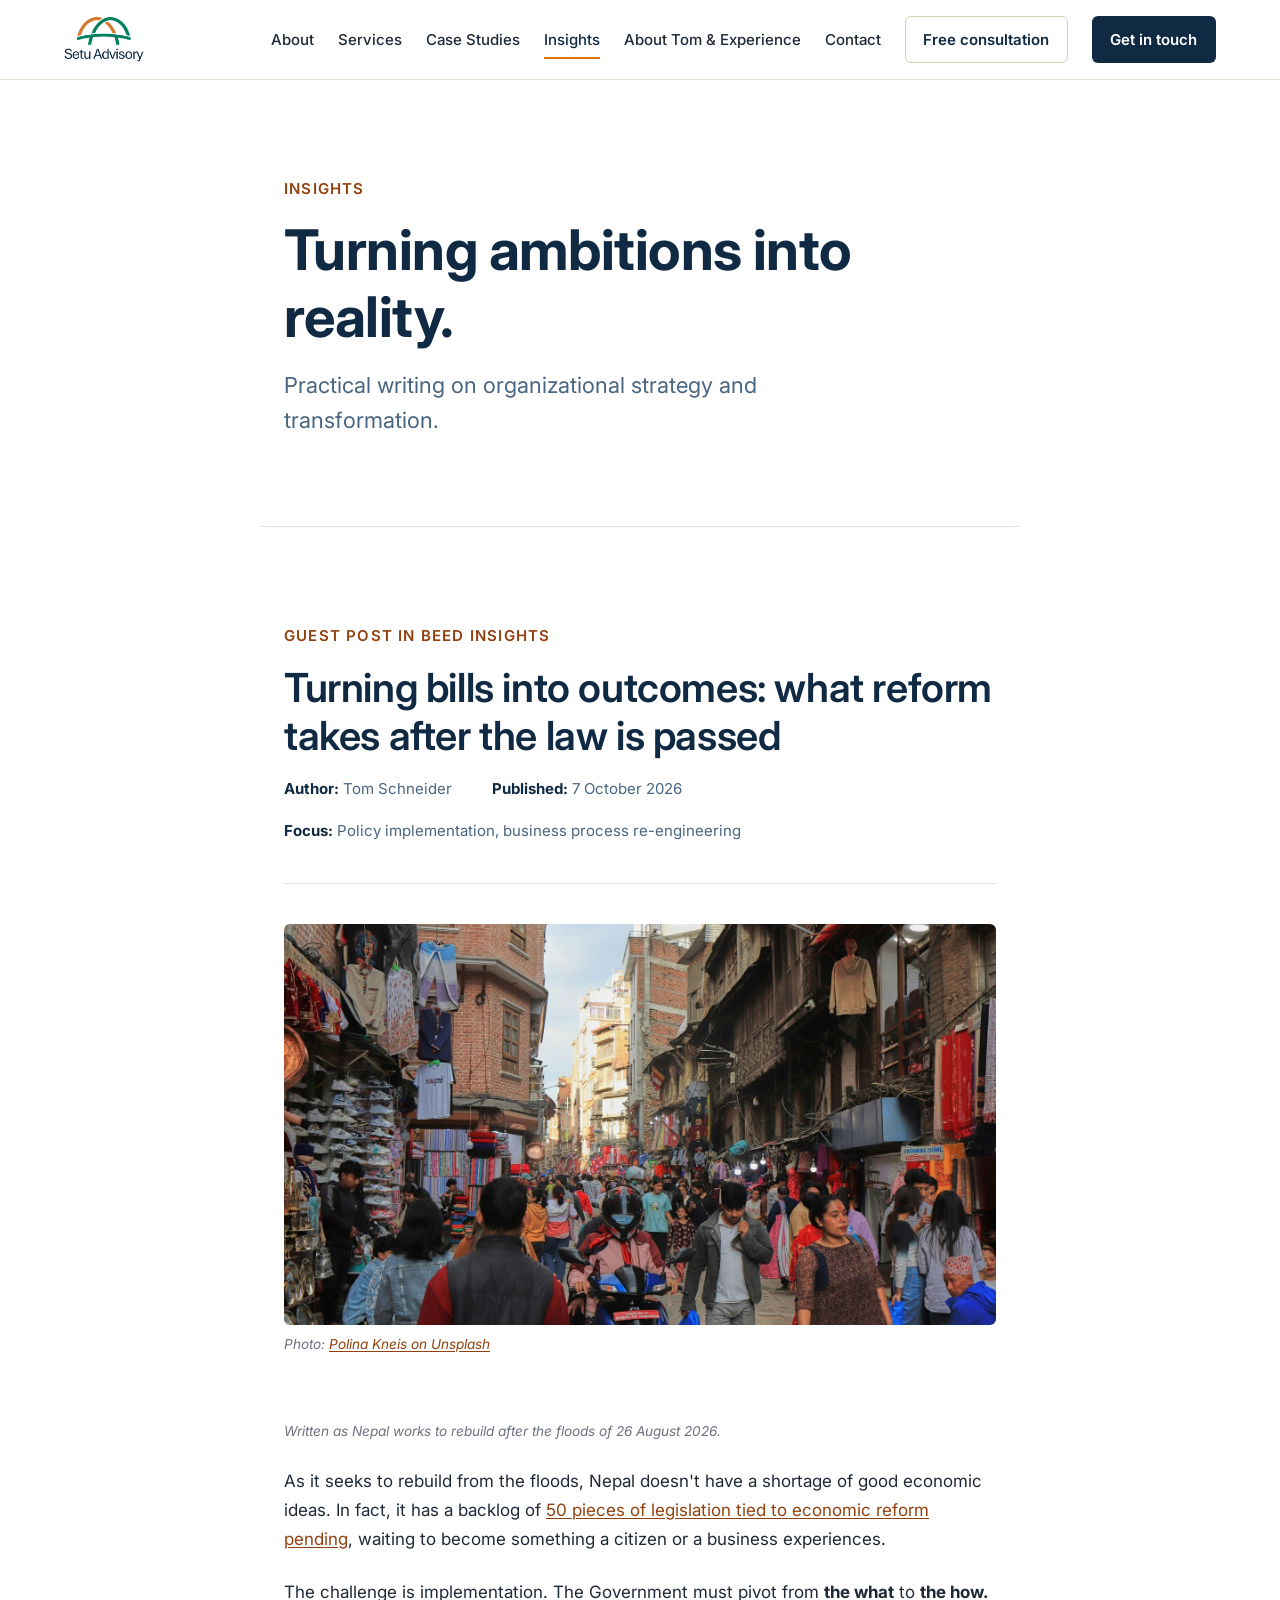
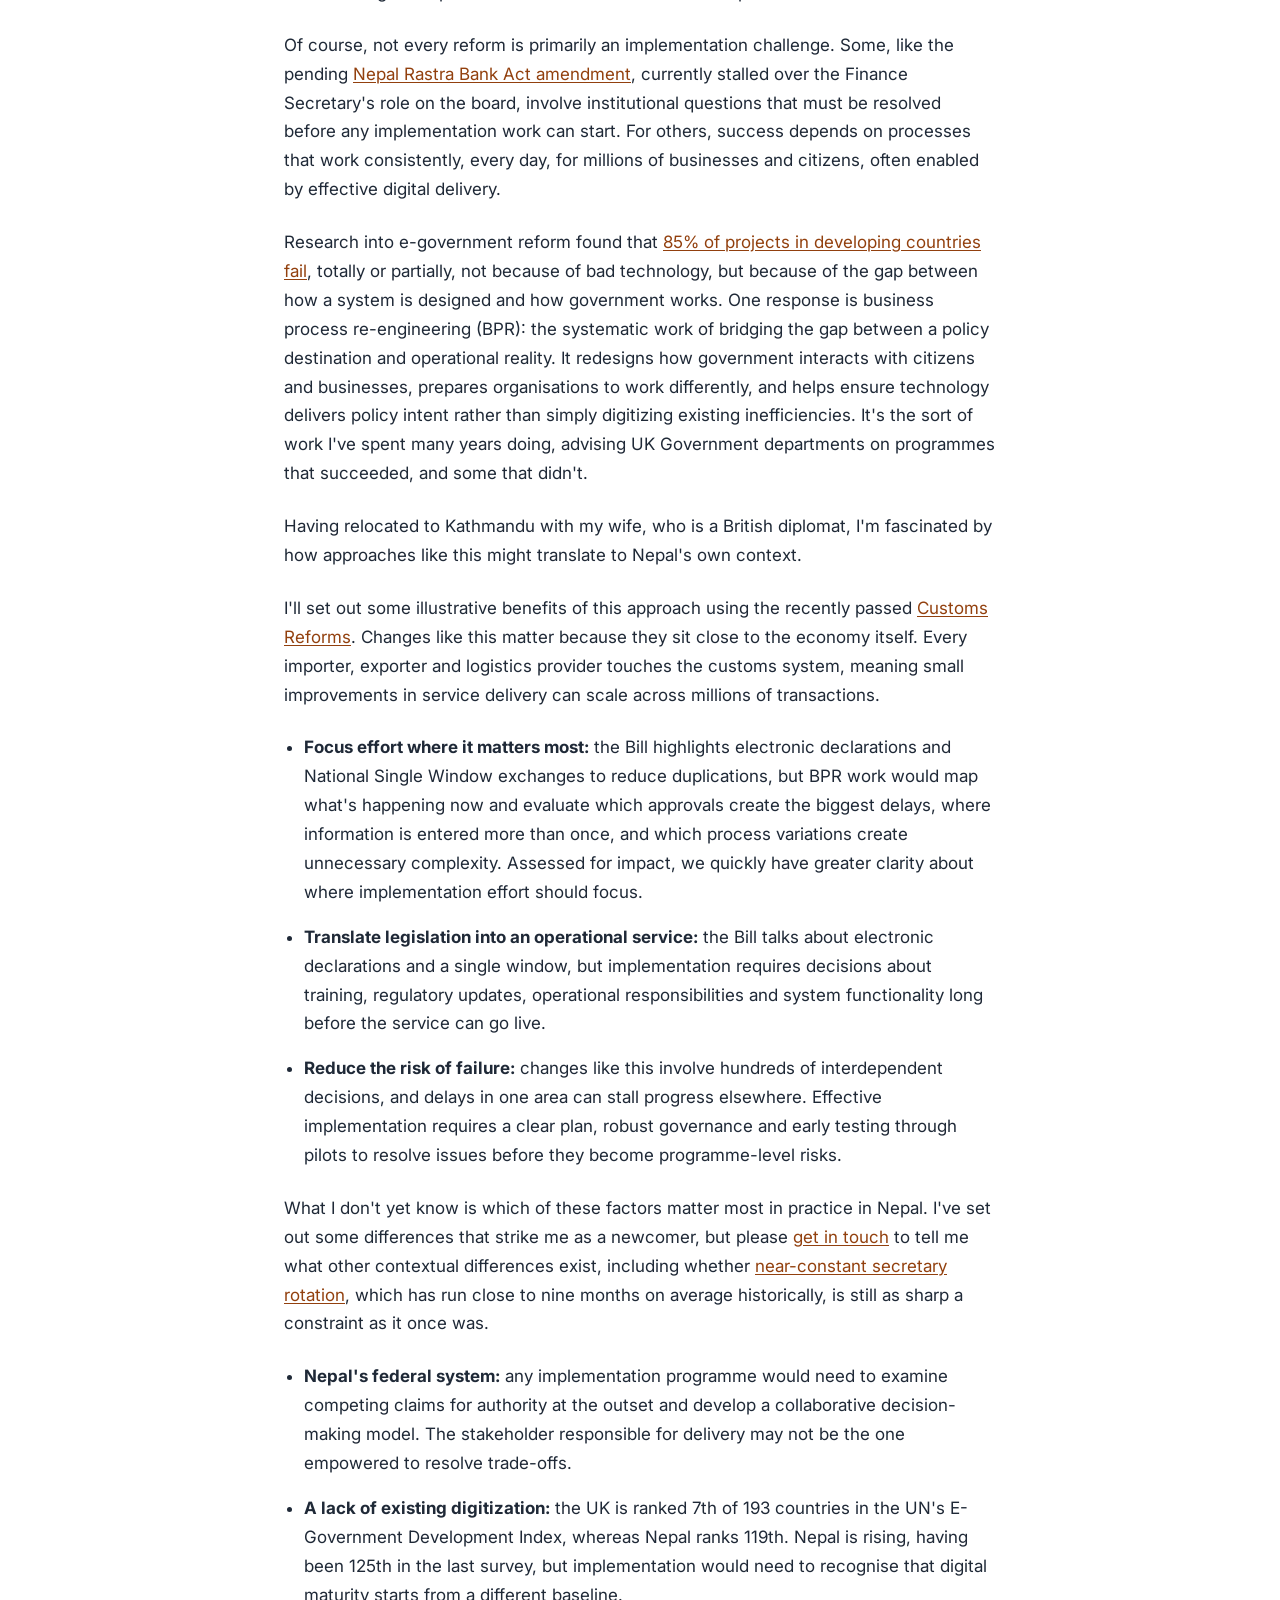
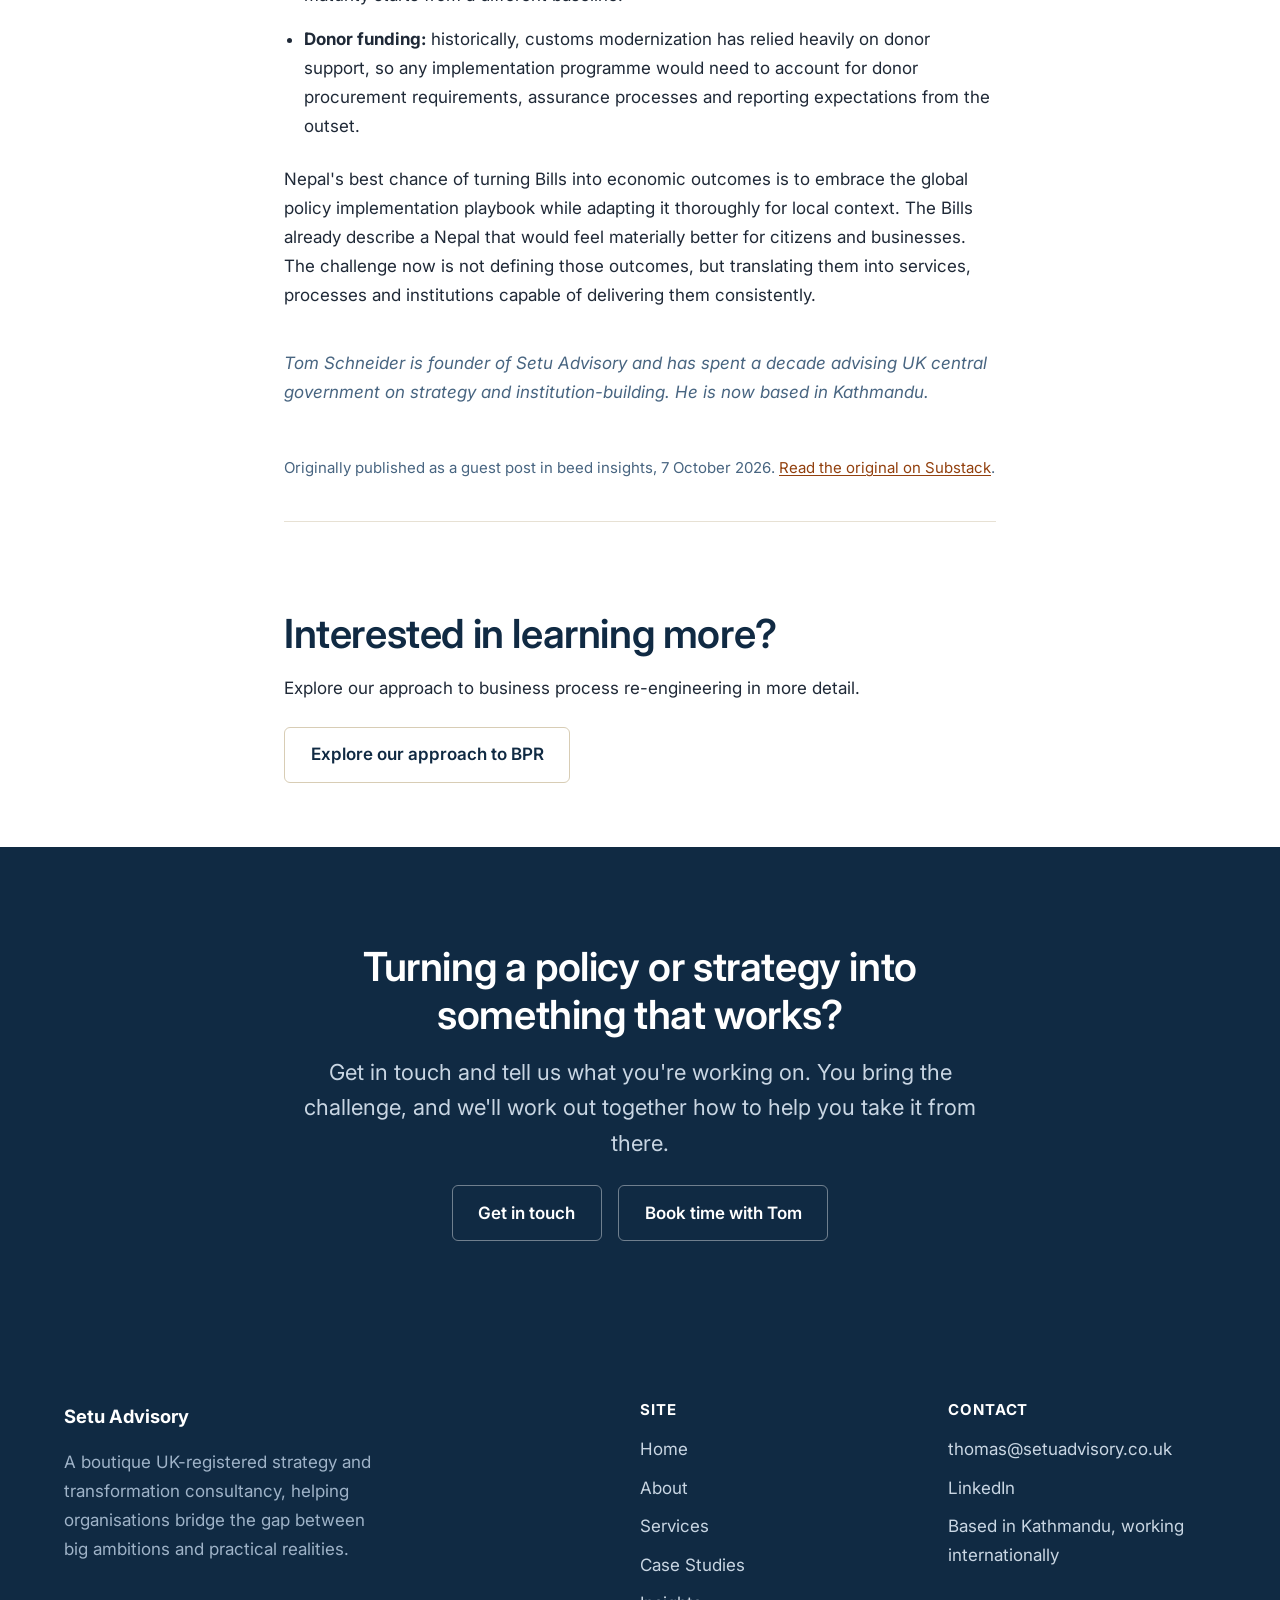
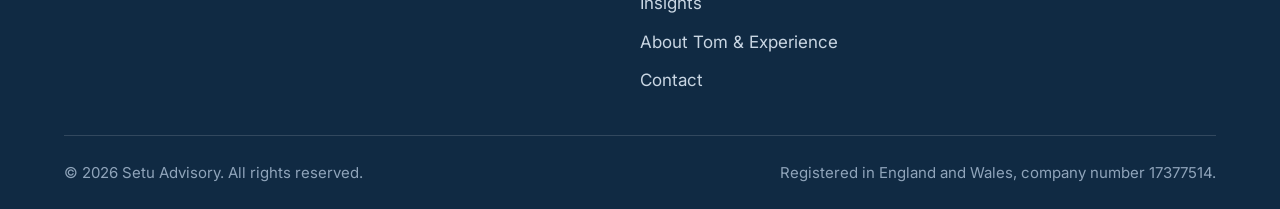
<file: insights.html>
<!DOCTYPE html>
<html lang="en">
<head>
  <meta charset="UTF-8">
  <meta name="viewport" content="width=device-width, initial-scale=1.0">
  <title>Insights — Setu Advisory</title>
  <meta name="description" content="Insights from Setu Advisory: practical writing on strategy, service design and implementation, starting with a guest post on turning reform into delivery in Nepal.">
  <link rel="canonical" href="https://www.setuadvisory.co.uk/insights.html">
  <meta property="og:type" content="website">
  <meta property="og:site_name" content="Setu Advisory">
  <meta property="og:title" content="Turning bills into outcomes: what reform takes after the law is passed">
  <meta property="og:description" content="Nepal has around 50 pieces of economic legislation waiting to become something citizens and businesses experience. A guest post on how business process re-engineering can close the gap between law and delivery.">
  <meta property="og:url" content="https://www.setuadvisory.co.uk/insights.html">
  <meta property="og:image" content="https://www.setuadvisory.co.uk/assets/og-insights.jpg">
  <meta name="twitter:card" content="summary_large_image">
  <link rel="preconnect" href="https://fonts.googleapis.com">
  <link rel="preconnect" href="https://fonts.gstatic.com" crossorigin>
  <link href="https://fonts.googleapis.com/css2?family=Inter:wght@400;500;600;700&display=swap" rel="stylesheet">
  <link rel="stylesheet" href="css/styles.css">
  <link rel="icon" href="assets/favicon-32.png" sizes="32x32" type="image/png">
  <link rel="icon" href="assets/favicon-64.png" sizes="64x64" type="image/png">
  <link rel="apple-touch-icon" href="assets/apple-touch-icon.png">
</head>
<body>
  <a class="skip-link" href="#main">Skip to content</a>

  <header class="site-header">
    <nav class="nav" aria-label="Primary">
      <a href="index.html" class="brand"><img src="assets/setu-logo.png" alt="Setu Advisory" class="brand-logo"></a>
      <button class="nav-toggle" aria-expanded="false" aria-controls="nav-links" aria-label="Open menu">
        <span></span>
      </button>
      <ul class="nav-links" id="nav-links">
        <li><a href="about.html">About</a></li>
        <li><a href="services.html">Services</a></li>
        <li><a href="case-studies.html">Case Studies</a></li>
        <li><a href="insights.html" aria-current="page">Insights</a></li>
        <li><a href="team.html">About Tom &amp; Experience</a></li>
        <li><a href="contact.html">Contact</a></li>
        <li class="nav-cta-item"><a href="https://outlook.office.com/bookwithme/user/1473d8aa62ce41c8b2084eeffc072113@setuadvisory.co.uk/meetingtype/dMQkPKHw8kKmW9pJiiw7EA2?anonymous&ismsaljsauthenabled&ep=email" target="_blank" rel="noopener" class="btn-secondary">Free consultation</a></li>
        <li class="nav-cta-item"><a href="contact.html" class="btn-primary">Get in touch</a></li>
      </ul>
      
    </nav>
  </header>

  <main id="main">

    <section class="page-header container-narrow">
      <span class="eyebrow">Insights</span>
      <h1>Turning ambitions into reality.</h1>
      <p class="lead">Practical writing on organizational strategy and transformation.</p>
    </section>

    <article class="container-narrow">

      <header class="case-study-header">
        <span class="eyebrow">Guest post in beed insights</span>
        <h2>Turning bills into outcomes: what reform takes after the law is passed</h2>
        <div class="case-study-meta">
          <span><strong>Author:</strong> Tom Schneider</span>
          <span><strong>Published:</strong> <time datetime="2026-10-07">7 October 2026</time></span>
          <span><strong>Focus:</strong> Policy implementation, business process re-engineering</span>
        </div>
      </header>

      <figure class="article-figure">
        <img
          src="assets/insights-kathmandu-street.jpg"
          alt="A busy shopping street in Kathmandu, with pedestrians, a motorbike and shopfronts hung with clothes and textiles.">
          <figcaption style="margin-bottom: 1.5rem; font-size: 0.85rem; font-style: italic; color: #6b7280;">Photo: <a href="https://unsplash.com/photos/63PLdJjDrF4" target="_blank" rel="noopener">Polina Kneis on Unsplash</a></figcaption>      </figure>

      <div class="article-body">
        <p class="insight-note" style="font-size: 0.85rem; font-style: italic; color: #6b7280;">Written as Nepal works to rebuild after the floods of 26 August 2026.</p>
        <p>As it seeks to rebuild from the floods, Nepal doesn't have a shortage of good economic ideas. In fact, it has a backlog of <a href="https://beedmanagement.substack.com/p/nepal-is-open-for-business-again" target="_blank" rel="noopener">50 pieces of legislation tied to economic reform pending</a>, waiting to become something a citizen or a business experiences.</p>

        <p>The challenge is implementation. The Government must pivot from <strong>the what</strong> to <strong>the how.</strong></p>

        <p>Of course, not every reform is primarily an implementation challenge. Some, like the pending <a href="https://www.b360nepal.com/detail/29581/finance-minister-seeks-amendment-to-nepal-rastra-bank-act-to-make-nrb-more-proactive-accountable" target="_blank" rel="noopener">Nepal Rastra Bank Act amendment</a>, currently stalled over the Finance Secretary's role on the board, involve institutional questions that must be resolved before any implementation work can start. For others, success depends on processes that work consistently, every day, for millions of businesses and citizens, often enabled by effective digital delivery.</p>

        <p>Research into e-government reform found that <a href="https://www.researchgate.net/publication/281562385_Most_eGovernment-for-development_projects_fail_How_can_risks_be_reduced" target="_blank" rel="noopener">85% of projects in developing countries fail</a>, totally or partially, not because of bad technology, but because of the gap between how a system is designed and how government works. One response is business process re-engineering (BPR): the systematic work of bridging the gap between a policy destination and operational reality. It redesigns how government interacts with citizens and businesses, prepares organisations to work differently, and helps ensure technology delivers policy intent rather than simply digitizing existing inefficiencies. It's the sort of work I've spent many years doing, advising UK Government departments on programmes that succeeded, and some that didn't.</p>

        <p>Having relocated to Kathmandu with my wife, who is a British diplomat, I'm fascinated by how approaches like this might translate to Nepal's own context.</p>

        <p>I'll set out some illustrative benefits of this approach using the recently passed <a href="https://english.ratopati.com/story/62113/two-decade-old-customs-regulations-repealed-whats-new" target="_blank" rel="noopener">Customs Reforms</a>. Changes like this matter because they sit close to the economy itself. Every importer, exporter and logistics provider touches the customs system, meaning small improvements in service delivery can scale across millions of transactions.</p>

        <ul>
          <li><strong>Focus effort where it matters most:</strong> the Bill highlights electronic declarations and National Single Window exchanges to reduce duplications, but BPR work would map what's happening now and evaluate which approvals create the biggest delays, where information is entered more than once, and which process variations create unnecessary complexity. Assessed for impact, we quickly have greater clarity about where implementation effort should focus.</li>
          <li><strong>Translate legislation into an operational service:</strong> the Bill talks about electronic declarations and a single window, but implementation requires decisions about training, regulatory updates, operational responsibilities and system functionality long before the service can go live.</li>
          <li><strong>Reduce the risk of failure:</strong> changes like this involve hundreds of interdependent decisions, and delays in one area can stall progress elsewhere. Effective implementation requires a clear plan, robust governance and early testing through pilots to resolve issues before they become programme-level risks.</li>
        </ul>

        <p style="margin-top: 1.5rem;">What I don't yet know is which of these factors matter most in practice in Nepal. I've set out some differences that strike me as a newcomer, but please <a href="contact.html">get in touch</a> to tell me what other contextual differences exist, including whether <a href="https://kathmandupost.com/miscellaneous/2016/09/14/secy-shake-ups-stoke-policy-instability-fears" target="_blank" rel="noopener">near-constant secretary rotation</a>, which has run close to nine months on average historically, is still as sharp a constraint as it once was.</p>

        <ul>
          <li><strong>Nepal's federal system:</strong> any implementation programme would need to examine competing claims for authority at the outset and develop a collaborative decision-making model. The stakeholder responsible for delivery may not be the one empowered to resolve trade-offs.</li>
          <li><strong>A lack of existing digitization:</strong> the UK is ranked 7th of 193 countries in the UN's E-Government Development Index, whereas Nepal ranks 119th. Nepal is rising, having been 125th in the last survey, but implementation would need to recognise that digital maturity starts from a different baseline.</li>
          <li><strong>Donor funding:</strong> historically, customs modernization has relied heavily on donor support, so any implementation programme would need to account for donor procurement requirements, assurance processes and reporting expectations from the outset.</li>
        </ul>

        <p style="margin-top: 1.5rem;">Nepal's best chance of turning Bills into economic outcomes is to embrace the global policy implementation playbook while adapting it thoroughly for local context. The Bills already describe a Nepal that would feel materially better for citizens and businesses. The challenge now is not defining those outcomes, but translating them into services, processes and institutions capable of delivering them consistently.</p>

        <p class="article-bio"><em>Tom Schneider is founder of Setu Advisory and has spent a decade advising UK central government on strategy and institution-building. He is now based in Kathmandu.</em></p>
      </div>

      <p class="insight-note article-source">Originally published as a guest post in beed insights, 7 October 2026. <a href="https://beedmanagement.substack.com/p/nepal-after-the-floods" target="_blank" rel="noopener">Read the original on Substack</a>.</p>

      <section class="case-study-block">
        <h2>Interested in learning more?</h2>
        <p>Explore our approach to business process re-engineering in more detail.</p>
        <p class="mb-0"><a href="services.html#process-reengineering" class="btn btn-secondary">Explore our approach to BPR</a></p>
      </section>

    </article>

    <section class="cta-band">
      <div class="container-narrow">
        <h2>Turning a policy or strategy into something that works?</h2>
        <p class="lead">Get in touch and tell us what you're working on. You bring the challenge, and we'll work out together how to help you take it from there.</p>
        <div class="btn-row">
          <a href="contact.html" class="btn btn-secondary">Get in touch</a>
          <a href="https://outlook.office.com/bookwithme/user/1473d8aa62ce41c8b2084eeffc072113@setuadvisory.co.uk/meetingtype/dMQkPKHw8kKmW9pJiiw7EA2?anonymous&ismsaljsauthenabled&ep=email" target="_blank" rel="noopener" class="btn btn-secondary">Book time with Tom</a>
        </div>
      </div>
    </section>

  </main>

  <footer class="site-footer">
    <div class="container">
      <div class="footer-grid">
        <div>
          <p class="footer-brand">Setu Advisory</p>
          <p class="footer-tagline">A boutique UK-registered strategy and transformation consultancy, helping organisations bridge the gap between big ambitions and practical realities.</p>
        </div>
        <div>
          <h2 class="footer-heading">Site</h2>
          <ul class="footer-links">
            <li><a href="index.html">Home</a></li>
            <li><a href="about.html">About</a></li>
            <li><a href="services.html">Services</a></li>
            <li><a href="case-studies.html">Case Studies</a></li>
            <li><a href="insights.html">Insights</a></li>
            <li><a href="team.html">About Tom &amp; Experience</a></li>
            <li><a href="contact.html">Contact</a></li>
          </ul>
        </div>
        <div>
          <h2 class="footer-heading">Contact</h2>
          <ul class="footer-links">
            <li><a href="mailto:thomas@setuadvisory.co.uk">thomas@setuadvisory.co.uk</a></li>
            <li><a href="https://www.linkedin.com/in/tomhschneider/" target="_blank" rel="noopener">LinkedIn</a></li>
            <li>Based in Kathmandu, working internationally</li>
          </ul>
        </div>
      </div>
      <div class="footer-bottom">
        <span>© 2026 Setu Advisory. All rights reserved.</span>
        <span>Registered in England and Wales, company number 17377514.</span>
      </div>
    </div>
  </footer>

  <script src="js/main.js"></script>
</body>
</html>
</file>
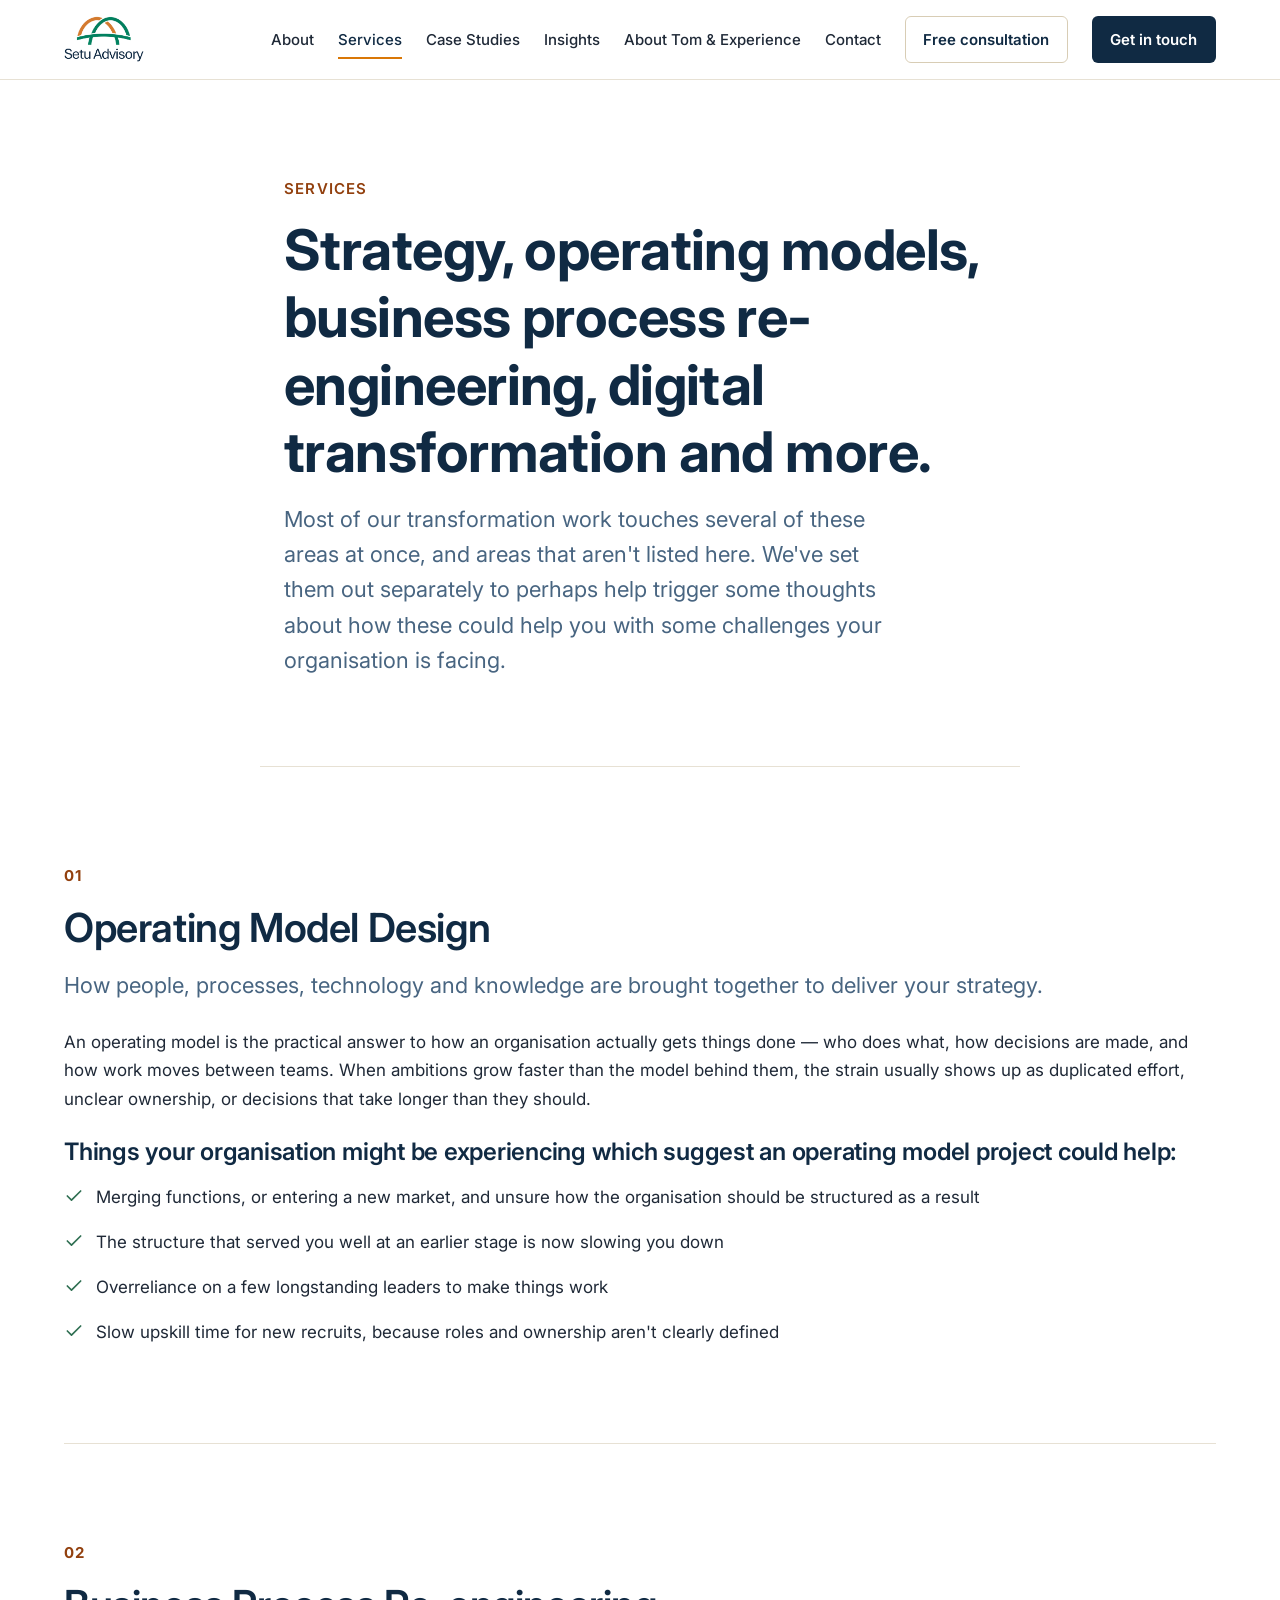
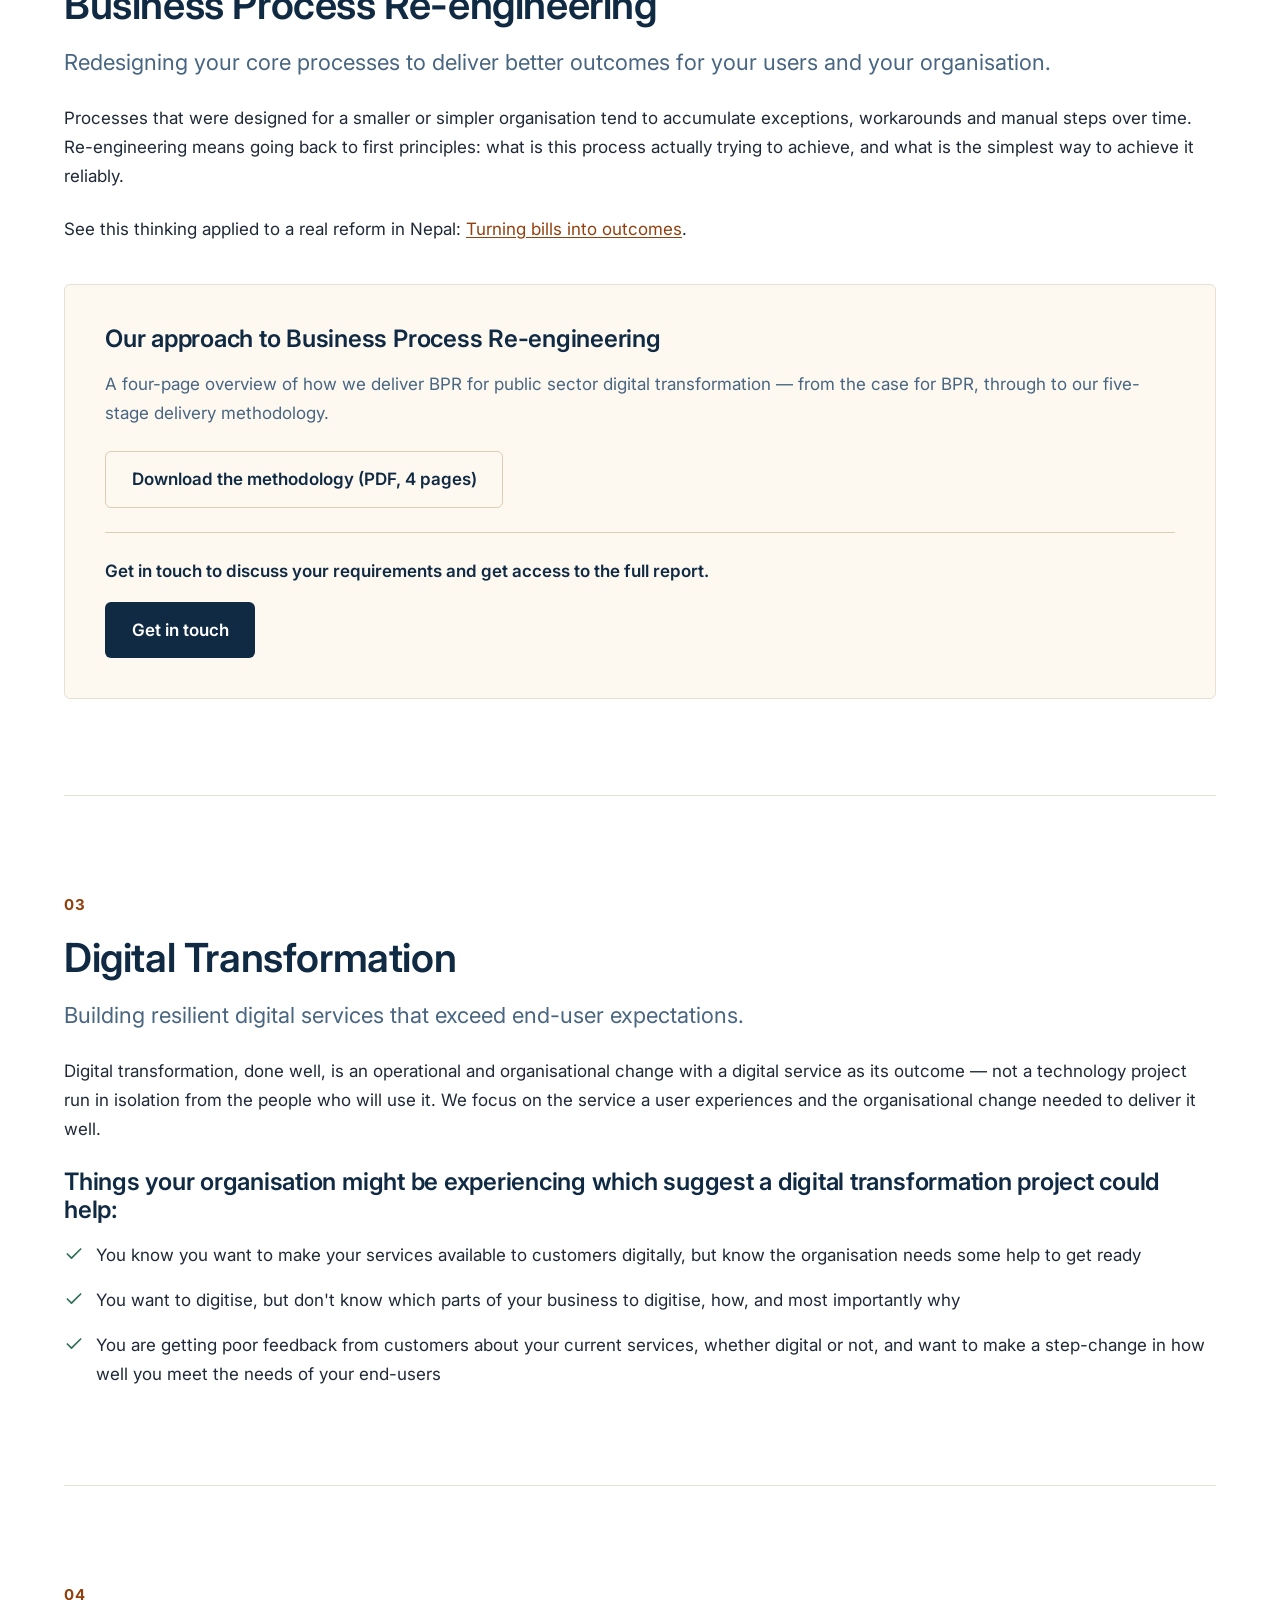
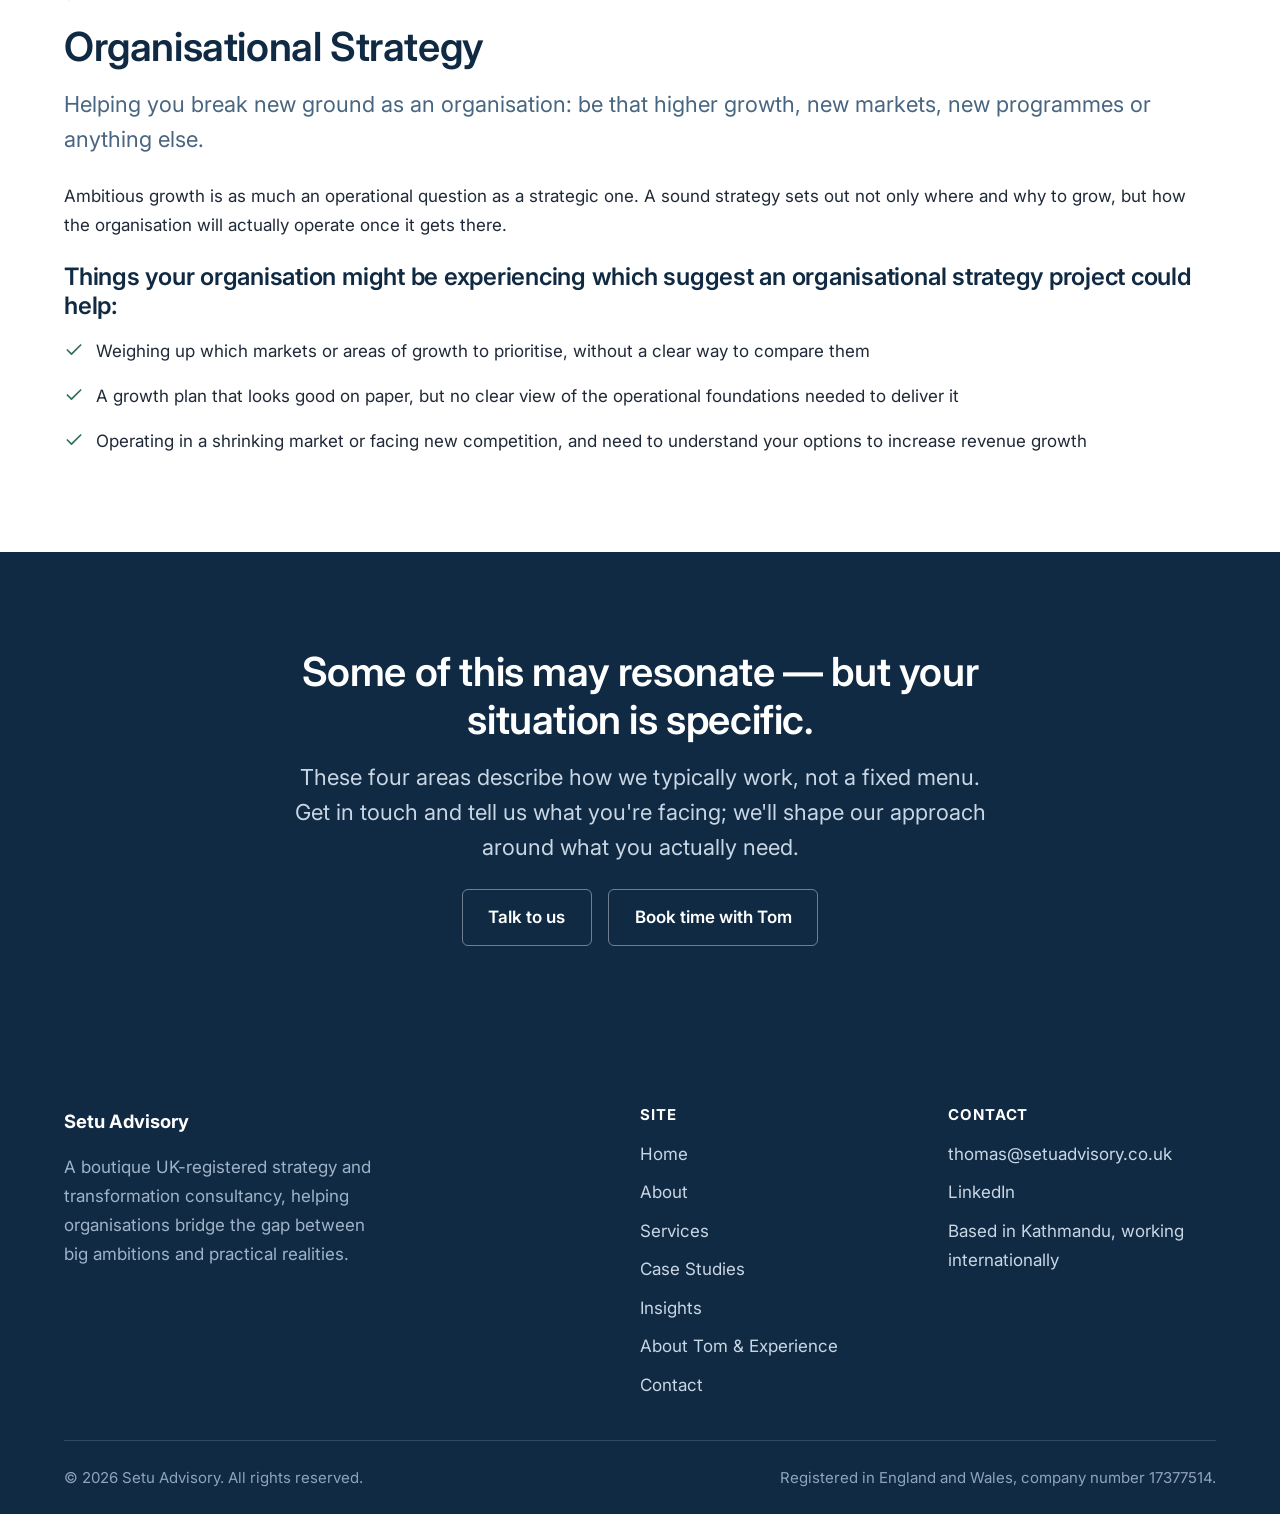
<file: services.html>
<!DOCTYPE html>
<html lang="en">
<head>
  <meta charset="UTF-8">
  <meta name="viewport" content="width=device-width, initial-scale=1.0">
  <title>Services — Setu Advisory</title>
  <meta name="description" content="Setu Advisory's four core services: Operating Model Design, Business Process Re-engineering, Digital Transformation, and Organisational Strategy.">
  <link rel="preconnect" href="https://fonts.googleapis.com">
  <link rel="preconnect" href="https://fonts.gstatic.com" crossorigin>
  <link href="https://fonts.googleapis.com/css2?family=Inter:wght@400;500;600;700&display=swap" rel="stylesheet">
  <link rel="stylesheet" href="css/styles.css">
  <link rel="icon" href="assets/favicon-32.png" sizes="32x32" type="image/png">
  <link rel="icon" href="assets/favicon-64.png" sizes="64x64" type="image/png">
  <link rel="apple-touch-icon" href="assets/apple-touch-icon.png">
</head>
<body>
  <a class="skip-link" href="#main">Skip to content</a>

  <header class="site-header">
    <nav class="nav" aria-label="Primary">
      <a href="index.html" class="brand"><img src="assets/setu-logo.png" alt="Setu Advisory" class="brand-logo"></a>
      <button class="nav-toggle" aria-expanded="false" aria-controls="nav-links" aria-label="Open menu">
        <span></span>
      </button>
      <ul class="nav-links" id="nav-links">
        <li><a href="about.html">About</a></li>
        <li><a href="services.html" aria-current="page">Services</a></li>
        <li><a href="case-studies.html">Case Studies</a></li>
        <li><a href="insights.html">Insights</a></li>
        <li><a href="team.html">About Tom &amp; Experience</a></li>
        <li><a href="contact.html">Contact</a></li>
        <li class="nav-cta-item"><a href="https://outlook.office.com/bookwithme/user/1473d8aa62ce41c8b2084eeffc072113@setuadvisory.co.uk/meetingtype/dMQkPKHw8kKmW9pJiiw7EA2?anonymous&ismsaljsauthenabled&ep=email" target="_blank" rel="noopener" class="btn-secondary">Free consultation</a></li>
        <li class="nav-cta-item"><a href="contact.html" class="btn-primary">Get in touch</a></li>
      </ul>
      
    </nav>
  </header>

  <main id="main">

    <section class="page-header container-narrow">
      <span class="eyebrow">Services</span>
      <h1>Strategy, operating models, business process re-engineering, digital transformation and more.</h1>
      <p class="lead">Most of our transformation work touches several of these areas at once, and areas that aren't listed here. We've set them out separately to perhaps help trigger some thoughts about how these could help you with some challenges your organisation is facing.</p>
    </section>

    <div class="container">

      <!-- 1. Operating Model Design -->
      <section class="service-block" id="operating-model">
        <span class="service-number">01</span>
        <h2>Operating Model Design</h2>
        <p class="lead">How people, processes, technology and knowledge are brought together to deliver your strategy.</p>
        <p>An operating model is the practical answer to how an organisation actually gets things done — who does what, how decisions are made, and how work moves between teams. When ambitions grow faster than the model behind them, the strain usually shows up as duplicated effort, unclear ownership, or decisions that take longer than they should.</p>

        <h3 class="signal-list-heading">Things your organisation might be experiencing which suggest an operating model project could help:</h3>
        <ul class="check-list">
          <li>
            <svg width="20" height="20" viewBox="0 0 24 24" fill="none" stroke="currentColor" stroke-width="2" stroke-linecap="round" stroke-linejoin="round"><polyline points="20 6 9 17 4 12"/></svg>
            <span>Merging functions, or entering a new market, and unsure how the organisation should be structured as a result</span>
          </li>
          <li>
            <svg width="20" height="20" viewBox="0 0 24 24" fill="none" stroke="currentColor" stroke-width="2" stroke-linecap="round" stroke-linejoin="round"><polyline points="20 6 9 17 4 12"/></svg>
            <span>The structure that served you well at an earlier stage is now slowing you down</span>
          </li>
          <li>
            <svg width="20" height="20" viewBox="0 0 24 24" fill="none" stroke="currentColor" stroke-width="2" stroke-linecap="round" stroke-linejoin="round"><polyline points="20 6 9 17 4 12"/></svg>
            <span>Overreliance on a few longstanding leaders to make things work</span>
          </li>
          <li>
            <svg width="20" height="20" viewBox="0 0 24 24" fill="none" stroke="currentColor" stroke-width="2" stroke-linecap="round" stroke-linejoin="round"><polyline points="20 6 9 17 4 12"/></svg>
            <span>Slow upskill time for new recruits, because roles and ownership aren't clearly defined</span>
          </li>
        </ul>
      </section>

      <!-- 2. Business Process Re-engineering -->
      <section class="service-block" id="process-reengineering">
        <span class="service-number">02</span>
        <h2>Business Process Re-engineering</h2>
        <p class="lead">Redesigning your core processes to deliver better outcomes for your users and your organisation.</p>
        <p>Processes that were designed for a smaller or simpler organisation tend to accumulate exceptions, workarounds and manual steps over time. Re-engineering means going back to first principles: what is this process actually trying to achieve, and what is the simplest way to achieve it reliably.</p>
        <p>See this thinking applied to a real reform in Nepal: <a href="insights.html">Turning bills into outcomes</a>.</p>

        <div class="blur-teaser" style="margin-top: var(--space-4);">
          <h3 style="font-weight: 600; color: var(--color-primary); filter: none; margin: 0 0 var(--space-2);">Our approach to Business Process Re-engineering</h3>
          <p style="filter: none; color: var(--color-muted);">A four-page overview of how we deliver BPR for public sector digital transformation — from the case for BPR, through to our five-stage delivery methodology.</p>
          <p style="filter: none;"><a href="downloads/setu-advisory-bpr-methodology.pdf" target="_blank" class="btn btn-secondary">Download the methodology (PDF, 4 pages)</a></p>
          <div class="blur-cta">
            <p>Get in touch to discuss your requirements and get access to the full report.</p>
            <a href="contact.html" class="btn btn-primary">Get in touch</a>
          </div>
        </div>
      </section>

      <!-- 3. Digital Transformation -->
      <section class="service-block" id="digital-transformation">
        <span class="service-number">03</span>
        <h2>Digital Transformation</h2>
        <p class="lead">Building resilient digital services that exceed end-user expectations.</p>
        <p>Digital transformation, done well, is an operational and organisational change with a digital service as its outcome — not a technology project run in isolation from the people who will use it. We focus on the service a user experiences and the organisational change needed to deliver it well.</p>

        <h3 class="signal-list-heading">Things your organisation might be experiencing which suggest a digital transformation project could help:</h3>
        <ul class="check-list">
          <li>
            <svg width="20" height="20" viewBox="0 0 24 24" fill="none" stroke="currentColor" stroke-width="2" stroke-linecap="round" stroke-linejoin="round"><polyline points="20 6 9 17 4 12"/></svg>
            <span>You know you want to make your services available to customers digitally, but know the organisation needs some help to get ready</span>
          </li>
          <li>
            <svg width="20" height="20" viewBox="0 0 24 24" fill="none" stroke="currentColor" stroke-width="2" stroke-linecap="round" stroke-linejoin="round"><polyline points="20 6 9 17 4 12"/></svg>
            <span>You want to digitise, but don't know which parts of your business to digitise, how, and most importantly why</span>
          </li>
          <li>
            <svg width="20" height="20" viewBox="0 0 24 24" fill="none" stroke="currentColor" stroke-width="2" stroke-linecap="round" stroke-linejoin="round"><polyline points="20 6 9 17 4 12"/></svg>
            <span>You are getting poor feedback from customers about your current services, whether digital or not, and want to make a step-change in how well you meet the needs of your end-users</span>
          </li>
        </ul>
      </section>

      <!-- 4. Organisational Strategy -->
      <section class="service-block" id="organisational-strategy">
        <span class="service-number">04</span>
        <h2>Organisational Strategy</h2>
        <p class="lead">Helping you break new ground as an organisation: be that higher growth, new markets, new programmes or anything else.</p>
        <p>Ambitious growth is as much an operational question as a strategic one. A sound strategy sets out not only where and why to grow, but how the organisation will actually operate once it gets there.</p>

        <h3 class="signal-list-heading">Things your organisation might be experiencing which suggest an organisational strategy project could help:</h3>
        <ul class="check-list">
          <li>
            <svg width="20" height="20" viewBox="0 0 24 24" fill="none" stroke="currentColor" stroke-width="2" stroke-linecap="round" stroke-linejoin="round"><polyline points="20 6 9 17 4 12"/></svg>
            <span>Weighing up which markets or areas of growth to prioritise, without a clear way to compare them</span>
          </li>
          <li>
            <svg width="20" height="20" viewBox="0 0 24 24" fill="none" stroke="currentColor" stroke-width="2" stroke-linecap="round" stroke-linejoin="round"><polyline points="20 6 9 17 4 12"/></svg>
            <span>A growth plan that looks good on paper, but no clear view of the operational foundations needed to deliver it</span>
          </li>
          <li>
            <svg width="20" height="20" viewBox="0 0 24 24" fill="none" stroke="currentColor" stroke-width="2" stroke-linecap="round" stroke-linejoin="round"><polyline points="20 6 9 17 4 12"/></svg>
            <span>Operating in a shrinking market or facing new competition, and need to understand your options to increase revenue growth</span>
          </li>
        </ul>
      </section>

    </div>

    <section class="cta-band">
      <div class="container-narrow">
        <h2>Some of this may resonate — but your situation is specific.</h2>
        <p class="lead">These four areas describe how we typically work, not a fixed menu. Get in touch and tell us what you're facing; we'll shape our approach around what you actually need.</p>
        <div class="btn-row">
          <a href="contact.html" class="btn btn-secondary">Talk to us</a>
          <a href="https://outlook.office.com/bookwithme/user/1473d8aa62ce41c8b2084eeffc072113@setuadvisory.co.uk/meetingtype/dMQkPKHw8kKmW9pJiiw7EA2?anonymous&ismsaljsauthenabled&ep=email" target="_blank" rel="noopener" class="btn btn-secondary">Book time with Tom</a>
        </div>
      </div>
    </section>

  </main>

  <footer class="site-footer">
    <div class="container">
      <div class="footer-grid">
        <div>
          <p class="footer-brand">Setu Advisory</p>
          <p class="footer-tagline">A boutique UK-registered strategy and transformation consultancy, helping organisations bridge the gap between big ambitions and practical realities.</p>
        </div>
        <div>
          <h2 class="footer-heading">Site</h2>
          <ul class="footer-links">
            <li><a href="index.html">Home</a></li>
            <li><a href="about.html">About</a></li>
            <li><a href="services.html">Services</a></li>
            <li><a href="case-studies.html">Case Studies</a></li>
            <li><a href="insights.html">Insights</a></li>
            <li><a href="team.html">About Tom &amp; Experience</a></li>
            <li><a href="contact.html">Contact</a></li>
          </ul>
        </div>
        <div>
          <h2 class="footer-heading">Contact</h2>
          <ul class="footer-links">
            <li><a href="mailto:thomas@setuadvisory.co.uk">thomas@setuadvisory.co.uk</a></li>
            <li><a href="https://www.linkedin.com/in/tomhschneider/" target="_blank" rel="noopener">LinkedIn</a></li>
            <li>Based in Kathmandu, working internationally</li>
          </ul>
        </div>
      </div>
      <div class="footer-bottom">
        <span>© 2026 Setu Advisory. All rights reserved.</span>
        <span>Registered in England and Wales, company number 17377514.</span>
      </div>
    </div>
  </footer>

  <script src="js/main.js"></script>
</body>
</html>
</file>
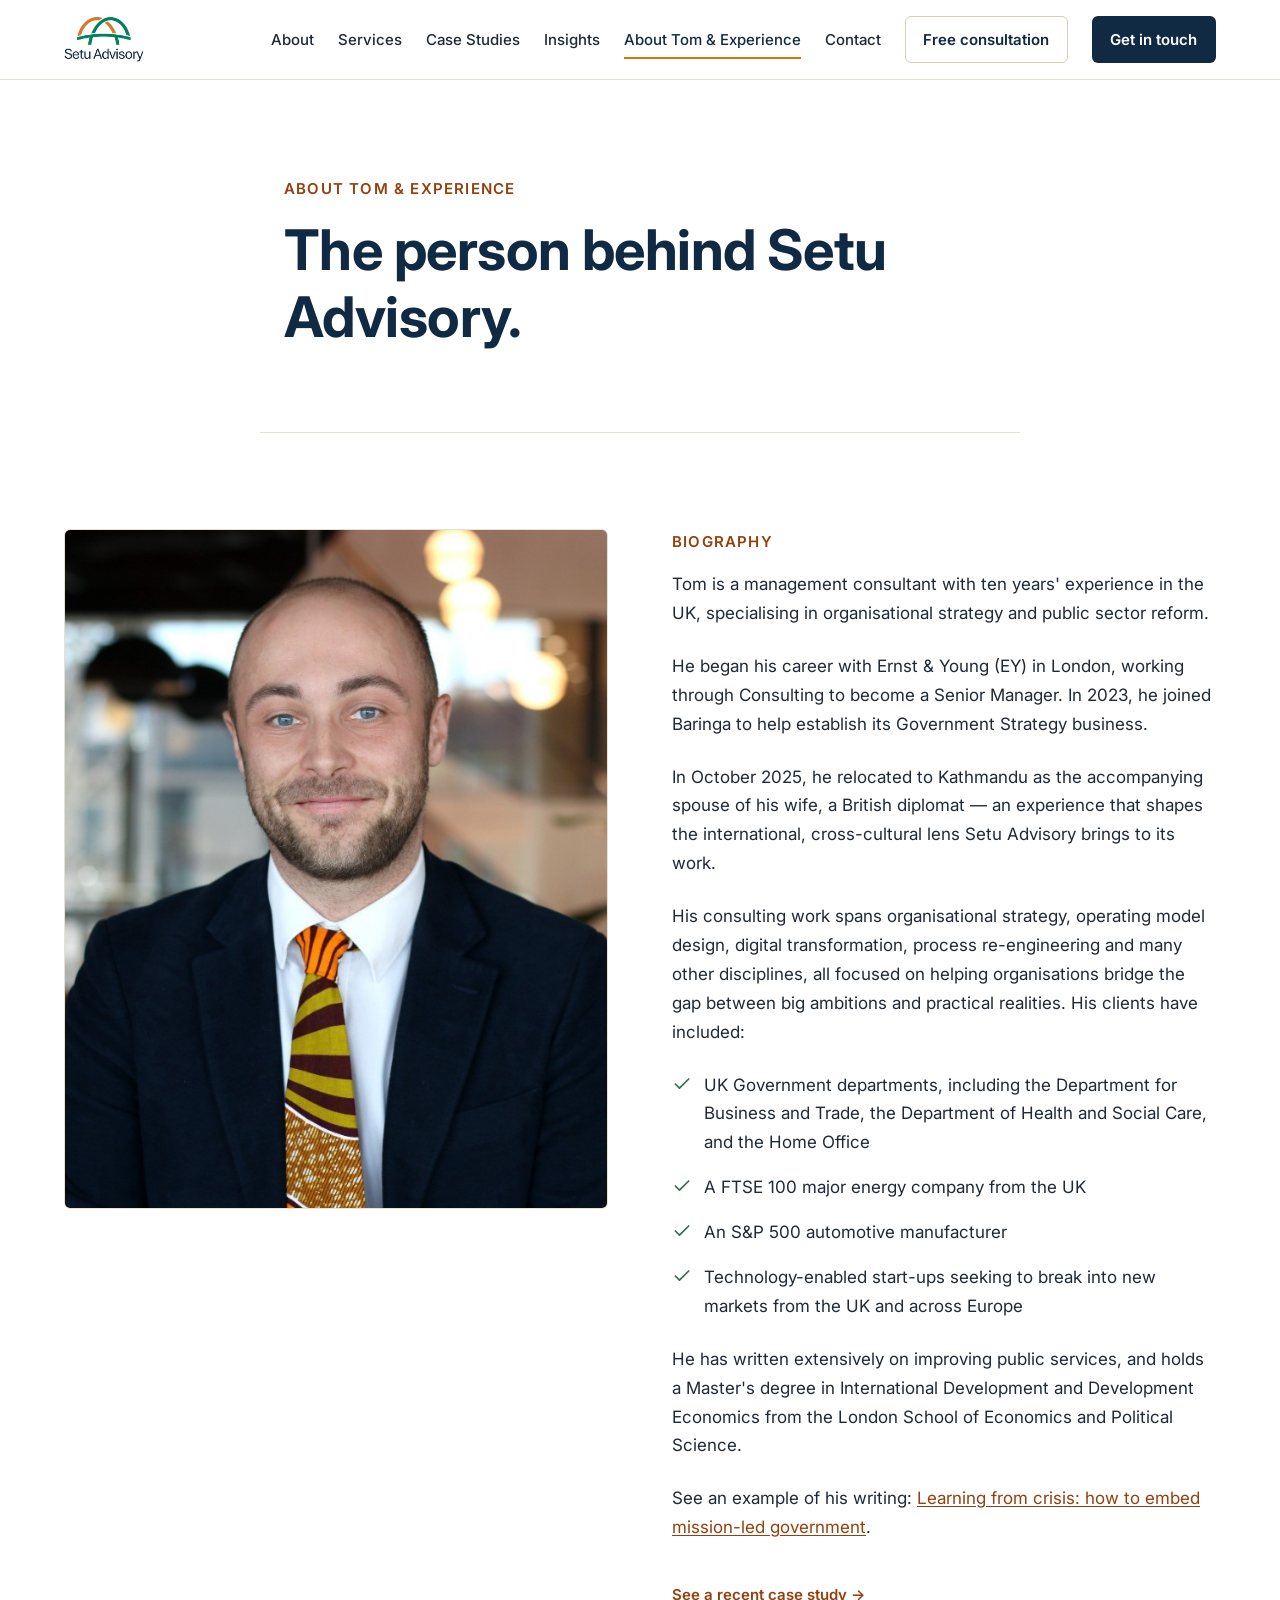
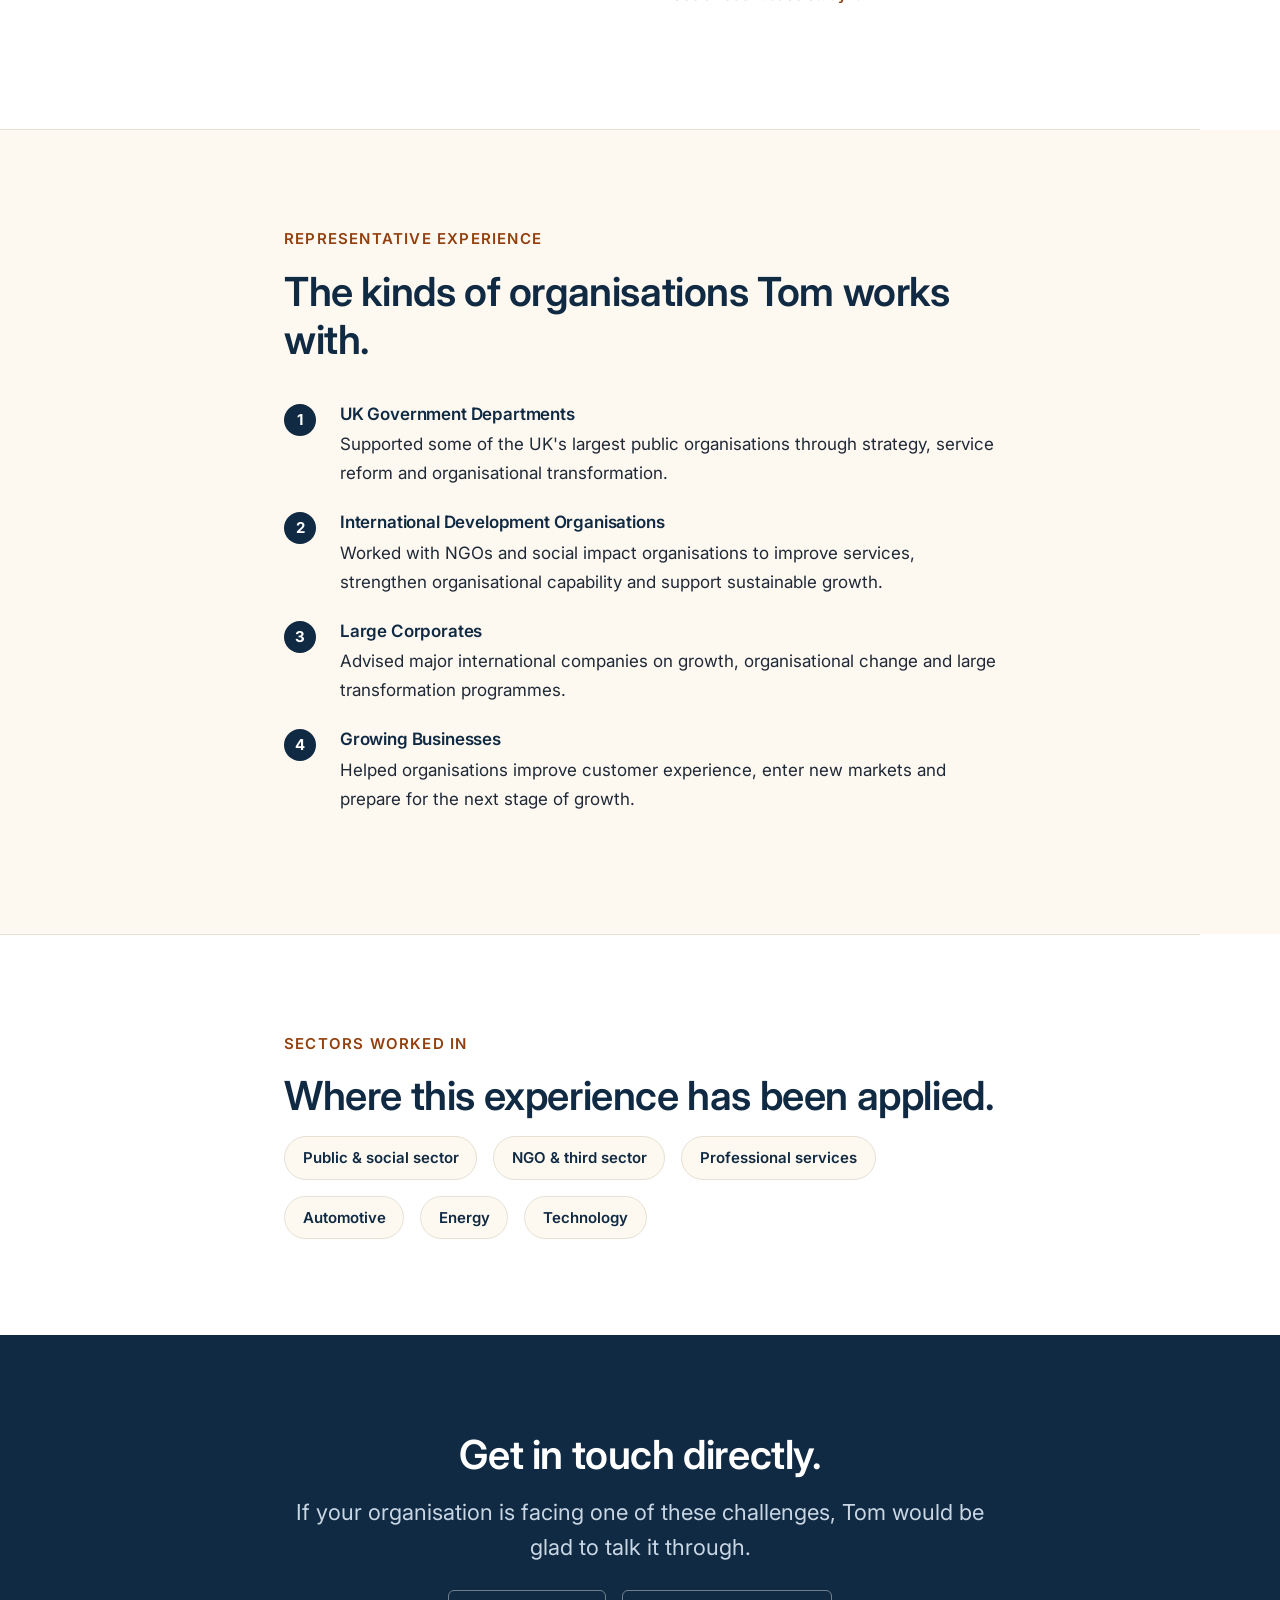
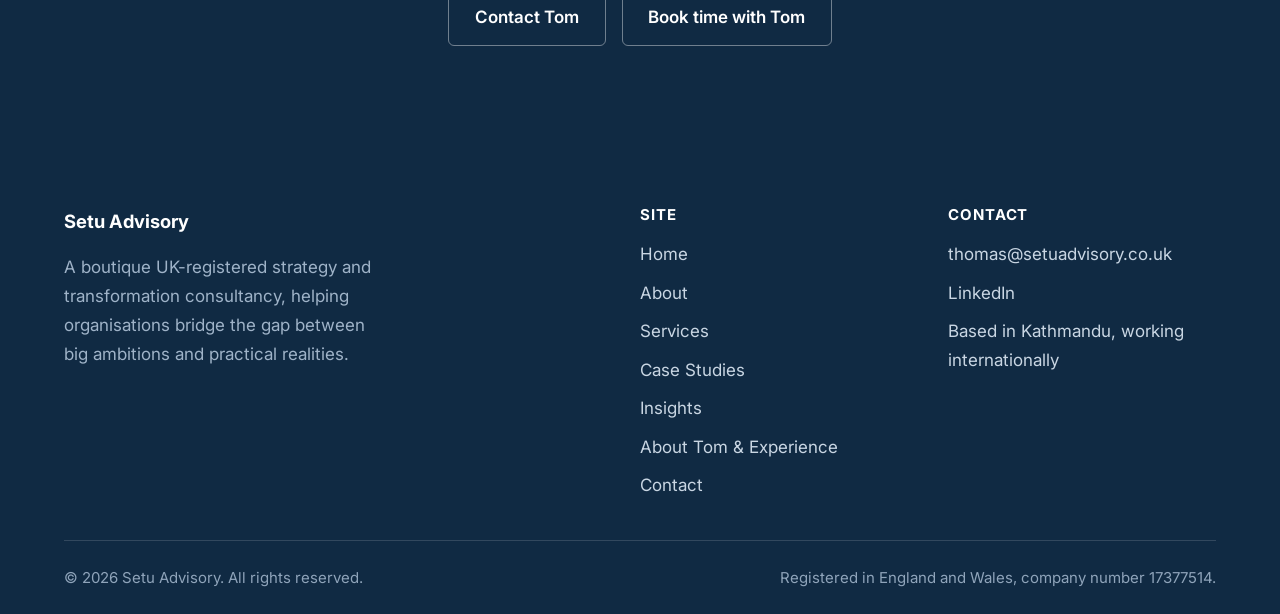
<file: team.html>
<!DOCTYPE html>
<html lang="en">
<head>
  <meta charset="UTF-8">
  <meta name="viewport" content="width=device-width, initial-scale=1.0">
  <title>About Tom &amp; Experience — Setu Advisory</title>
  <meta name="description" content="Professional biography of Tom, founder of Setu Advisory — a management consultant with ten years' experience in UK organisational strategy and public sector reform.">
  <link rel="preconnect" href="https://fonts.googleapis.com">
  <link rel="preconnect" href="https://fonts.gstatic.com" crossorigin>
  <link href="https://fonts.googleapis.com/css2?family=Inter:wght@400;500;600;700&display=swap" rel="stylesheet">
  <link rel="stylesheet" href="css/styles.css">
  <link rel="icon" href="assets/favicon-32.png" sizes="32x32" type="image/png">
  <link rel="icon" href="assets/favicon-64.png" sizes="64x64" type="image/png">
  <link rel="apple-touch-icon" href="assets/apple-touch-icon.png">
</head>
<body>
  <a class="skip-link" href="#main">Skip to content</a>

  <header class="site-header">
    <nav class="nav" aria-label="Primary">
      <a href="index.html" class="brand"><img src="assets/setu-logo.png" alt="Setu Advisory" class="brand-logo"></a>
      <button class="nav-toggle" aria-expanded="false" aria-controls="nav-links" aria-label="Open menu">
        <span></span>
      </button>
      <ul class="nav-links" id="nav-links">
        <li><a href="about.html">About</a></li>
        <li><a href="services.html">Services</a></li>
        <li><a href="case-studies.html">Case Studies</a></li>
        <li><a href="insights.html">Insights</a></li>
        <li><a href="team.html" aria-current="page">About Tom &amp; Experience</a></li>
        <li><a href="contact.html">Contact</a></li>
        <li class="nav-cta-item"><a href="https://outlook.office.com/bookwithme/user/1473d8aa62ce41c8b2084eeffc072113@setuadvisory.co.uk/meetingtype/dMQkPKHw8kKmW9pJiiw7EA2?anonymous&ismsaljsauthenabled&ep=email" target="_blank" rel="noopener" class="btn-secondary">Free consultation</a></li>
        <li class="nav-cta-item"><a href="contact.html" class="btn-primary">Get in touch</a></li>
      </ul>
      
    </nav>
  </header>

  <main id="main">

    <section class="page-header container-narrow">
      <span class="eyebrow">About Tom &amp; Experience</span>
      <h1>The person behind Setu Advisory.</h1>
    </section>

    <section class="section">
      <div class="container split">
        <div>
          <img
            class="portrait-placeholder"
            style="object-fit: cover;"
            src="assets/tom-portrait.jpg"
            alt="Portrait of Tom Schneider, founder of Setu Advisory">

        </div>

        <div>
          <span class="eyebrow">Biography</span>
          <p>Tom is a management consultant with ten years' experience in the UK, specialising in organisational strategy and public sector reform.</p>

          <p>He began his career with Ernst &amp; Young (EY) in London, working through Consulting to become a Senior Manager. In 2023, he joined Baringa to help establish its Government Strategy business.</p>

          <p>In October 2025, he relocated to Kathmandu as the accompanying spouse of his wife, a British diplomat — an experience that shapes the international, cross-cultural lens Setu Advisory brings to its work.</p>

          <p>His consulting work spans organisational strategy, operating model design, digital transformation, process re-engineering and many other disciplines, all focused on helping organisations bridge the gap between big ambitions and practical realities. His clients have included:</p>

          <ul class="check-list">
            <li>
              <svg width="20" height="20" viewBox="0 0 24 24" fill="none" stroke="currentColor" stroke-width="2" stroke-linecap="round" stroke-linejoin="round"><polyline points="20 6 9 17 4 12"/></svg>
              <span>UK Government departments, including the Department for Business and Trade, the Department of Health and Social Care, and the Home Office</span>
            </li>
            <li>
              <svg width="20" height="20" viewBox="0 0 24 24" fill="none" stroke="currentColor" stroke-width="2" stroke-linecap="round" stroke-linejoin="round"><polyline points="20 6 9 17 4 12"/></svg>
              <span>A FTSE 100 major energy company from the UK</span>
            </li>
            <li>
              <svg width="20" height="20" viewBox="0 0 24 24" fill="none" stroke="currentColor" stroke-width="2" stroke-linecap="round" stroke-linejoin="round"><polyline points="20 6 9 17 4 12"/></svg>
              <span>An S&amp;P 500 automotive manufacturer</span>
            </li>
            <li>
              <svg width="20" height="20" viewBox="0 0 24 24" fill="none" stroke="currentColor" stroke-width="2" stroke-linecap="round" stroke-linejoin="round"><polyline points="20 6 9 17 4 12"/></svg>
              <span>Technology-enabled start-ups seeking to break into new markets from the UK and across Europe</span>
            </li>
          </ul>

          <p style="margin-top: 1.5rem;">He has written extensively on improving public services, and holds a Master's degree in International Development and Development Economics from the London School of Economics and Political Science.</p>

          <p>See an example of his writing: <a href="https://www.civilserviceworld.com/in-depth/article/learning-from-crisis-how-to-embed-missionled-government" target="_blank" rel="noopener">Learning from crisis: how to embed mission-led government</a>.</p>

          <p><a href="case-studies.html" class="card-link">See a recent case study →</a></p>
        </div>
      </div>
    </section>

    <hr class="section-divider container">

    <section class="section section-grey">
      <div class="container-narrow">
        <span class="eyebrow">Representative experience</span>
        <h2>The kinds of organisations Tom works with.</h2>

        <div class="numbered-block" style="margin-top: var(--space-4);">
          <span class="num">1</span>
          <div>
            <h4>UK Government Departments</h4>
            <p class="mb-0">Supported some of the UK's largest public organisations through strategy, service reform and organisational transformation.</p>
          </div>
        </div>
        <div class="numbered-block">
          <span class="num">2</span>
          <div>
            <h4>International Development Organisations</h4>
            <p class="mb-0">Worked with NGOs and social impact organisations to improve services, strengthen organisational capability and support sustainable growth.</p>
          </div>
        </div>
        <div class="numbered-block">
          <span class="num">3</span>
          <div>
            <h4>Large Corporates</h4>
            <p class="mb-0">Advised major international companies on growth, organisational change and large transformation programmes.</p>
          </div>
        </div>
        <div class="numbered-block">
          <span class="num">4</span>
          <div>
            <h4>Growing Businesses</h4>
            <p class="mb-0">Helped organisations improve customer experience, enter new markets and prepare for the next stage of growth.</p>
          </div>
        </div>
      </div>
    </section>

    <hr class="section-divider container">

    <section class="section container-narrow">
      <span class="eyebrow">Sectors worked in</span>
      <h2>Where this experience has been applied.</h2>
      <ul class="sector-tags">
        <li>Public &amp; social sector</li>
        <li>NGO &amp; third sector</li>
        <li>Professional services</li>
        <li>Automotive</li>
        <li>Energy</li>
        <li>Technology</li>
      </ul>
    </section>

    <section class="cta-band">
      <div class="container-narrow">
        <h2>Get in touch directly.</h2>
        <p class="lead">If your organisation is facing one of these challenges, Tom would be glad to talk it through.</p>
        <div class="btn-row">
          <a href="contact.html" class="btn btn-secondary">Contact Tom</a>
          <a href="https://outlook.office.com/bookwithme/user/1473d8aa62ce41c8b2084eeffc072113@setuadvisory.co.uk/meetingtype/dMQkPKHw8kKmW9pJiiw7EA2?anonymous&ismsaljsauthenabled&ep=email" target="_blank" rel="noopener" class="btn btn-secondary">Book time with Tom</a>
        </div>
      </div>
    </section>

  </main>

  <footer class="site-footer">
    <div class="container">
      <div class="footer-grid">
        <div>
          <p class="footer-brand">Setu Advisory</p>
          <p class="footer-tagline">A boutique UK-registered strategy and transformation consultancy, helping organisations bridge the gap between big ambitions and practical realities.</p>
        </div>
        <div>
          <h2 class="footer-heading">Site</h2>
          <ul class="footer-links">
            <li><a href="index.html">Home</a></li>
            <li><a href="about.html">About</a></li>
            <li><a href="services.html">Services</a></li>
            <li><a href="case-studies.html">Case Studies</a></li>
            <li><a href="insights.html">Insights</a></li>
            <li><a href="team.html">About Tom &amp; Experience</a></li>
            <li><a href="contact.html">Contact</a></li>
          </ul>
        </div>
        <div>
          <h2 class="footer-heading">Contact</h2>
          <ul class="footer-links">
            <li><a href="mailto:thomas@setuadvisory.co.uk">thomas@setuadvisory.co.uk</a></li>
            <li><a href="https://www.linkedin.com/in/tomhschneider/" target="_blank" rel="noopener">LinkedIn</a></li>
            <li>Based in Kathmandu, working internationally</li>
          </ul>
        </div>
      </div>
      <div class="footer-bottom">
        <span>© 2026 Setu Advisory. All rights reserved.</span>
        <span>Registered in England and Wales, company number 17377514.</span>
      </div>
    </div>
  </footer>

  <script src="js/main.js"></script>
</body>
</html>
</file>
<file: css/styles.css>
/* =========================================================
   Setu Advisory — Stylesheet
   A boutique strategy and transformation consultancy.
   Design language: The Economist / GOV.UK / McKinsey.
   Calm, evidence-based, restrained. No gradients, no glow.
   ========================================================= */

/* ---- 1. Design tokens ---------------------------------- */
:root {
  /* Colour — Setu Advisory style guide */
  --color-primary: #102A43;      /* deep navy — text, headings, nav, footer */
  --color-accent: #D97706;       /* mustard — decorative use only (borders, icons, backgrounds) */
  --color-accent-text: #92400E;  /* darker amber — WCAG AAA (7:1) safe for text and links */
  --color-green: #2F6F52;        /* green — secondary signal, positive outcomes */
  --color-background: #FFFFFF;
  --color-text: #1F2937;
  --color-light-grey: #FDF8F0;   /* warm cream, replaces cool grey */
  --color-border: #E7E1D4;
  --color-border-strong: #D8CDB5;
  --color-muted: #486581;        /* muted navy-tint, for de-emphasised text only */

  /* Type */
  --font-base: 'Inter', -apple-system, BlinkMacSystemFont, 'Segoe UI', Roboto, sans-serif;
  --fs-h1: clamp(2.25rem, 4vw + 1rem, 3.5rem);
  --fs-h2: clamp(1.75rem, 2.4vw + 1rem, 2.5rem);
  --fs-h3: clamp(1.25rem, 1.2vw + 1rem, 1.5rem);
  --fs-lead: clamp(1.125rem, 1vw + 1rem, 1.375rem);
  --fs-body: 1.0625rem;
  --fs-small: 0.9375rem;
  --lh-heading: 1.2;
  --lh-body: 1.7;

  /* Layout */
  --max-width: 1200px;
  --max-width-narrow: 760px;
  --space-1: 0.5rem;
  --space-2: 1rem;
  --space-3: 1.5rem;
  --space-4: 2.5rem;
  --space-5: 4rem;
  --space-6: 6rem;
  --space-7: 8rem;
  --radius: 6px;
  --shadow-soft: 0 1px 3px rgba(16, 42, 67, 0.06), 0 4px 16px rgba(16, 42, 67, 0.06);
}

/* ---- 2. Reset -------------------------------------------- */
*, *::before, *::after { box-sizing: border-box; }
html { scroll-behavior: smooth; }
body {
  margin: 0;
  font-family: var(--font-base);
  font-size: var(--fs-body);
  line-height: var(--lh-body);
  color: var(--color-text);
  background: var(--color-background);
  -webkit-font-smoothing: antialiased;
}
img { max-width: 100%; display: block; }
ul, ol { padding: 0; margin: 0; }
figure { margin: 0; }

h1, h2, h3, h4 {
  font-family: var(--font-base);
  color: var(--color-primary);
  line-height: var(--lh-heading);
  font-weight: 600;
  margin: 0 0 var(--space-2);
  letter-spacing: -0.01em;
}
h1 { font-size: var(--fs-h1); font-weight: 700; }
h2 { font-size: var(--fs-h2); }
h3 { font-size: var(--fs-h3); }
p { margin: 0 0 var(--space-3); }
a { color: var(--color-accent-text); text-decoration: underline; text-underline-offset: 2px; }
a:hover { color: var(--color-primary); }
a:focus-visible,
button:focus-visible,
input:focus-visible,
textarea:focus-visible {
  outline: 2px solid var(--color-accent);
  outline-offset: 3px;
}

@media (prefers-reduced-motion: reduce) {
  html { scroll-behavior: auto; }
  * { animation-duration: 0.001ms !important; transition-duration: 0.001ms !important; }
}

/* ---- 3. Layout helpers ------------------------------------ */
.container {
  max-width: var(--max-width);
  margin: 0 auto;
  padding: 0 var(--space-3);
}
.container-narrow {
  max-width: var(--max-width-narrow);
  margin: 0 auto;
  padding: 0 var(--space-3);
}
.section { padding-top: var(--space-6); padding-bottom: var(--space-6); }
.section-tight { padding-top: var(--space-5); padding-bottom: var(--space-5); }
.section-grey { background: var(--color-light-grey); }
.section-divider {
  border: 0;
  border-top: 1px solid var(--color-border);
  margin: 0;
}
.eyebrow {
  display: block;
  font-size: var(--fs-small);
  font-weight: 600;
  text-transform: uppercase;
  letter-spacing: 0.08em;
  color: var(--color-accent-text);
  margin-bottom: var(--space-2);
}
.lead {
  font-size: var(--fs-lead);
  color: var(--color-muted);
  line-height: 1.6;
}
.visually-hidden {
  position: absolute;
  width: 1px; height: 1px;
  padding: 0; margin: -1px;
  overflow: hidden;
  clip: rect(0,0,0,0);
  white-space: nowrap; border: 0;
}
.skip-link {
  position: absolute;
  left: -9999px;
  top: 0;
  background: var(--color-primary);
  color: #fff;
  padding: var(--space-2) var(--space-3);
  z-index: 200;
  border-radius: 0 0 var(--radius) 0;
}
.skip-link:focus {
  left: 0;
  color: #fff;
}

/* ---- 4. Buttons ------------------------------------------- */
.btn {
  display: inline-flex;
  align-items: center;
  gap: 0.5rem;
  font-family: var(--font-base);
  font-size: var(--fs-body);
  font-weight: 600;
  padding: 0.8rem 1.6rem;
  border-radius: var(--radius);
  border: 1px solid transparent;
  cursor: pointer;
  text-decoration: none;
  transition: background-color 0.15s ease, color 0.15s ease, border-color 0.15s ease;
}
.btn-primary {
  background: var(--color-primary);
  color: #fff;
}
.btn-primary:hover { background: #0B1F32; color: #fff; }
.btn-secondary {
  background: transparent;
  color: var(--color-primary);
  border-color: var(--color-border-strong);
}
.btn-secondary:hover {
  border-color: var(--color-primary);
  color: var(--color-primary);
  background: var(--color-light-grey);
}
.btn-row { display: flex; flex-wrap: wrap; gap: var(--space-2); }

/* ---- 5. Header / navigation --------------------------------- */
.site-header {
  border-bottom: 1px solid var(--color-border);
  background: rgba(255, 255, 255, 0.96);
  position: sticky;
  top: 0;
  z-index: 100;
  backdrop-filter: saturate(180%) blur(6px);
}
.nav {
  max-width: var(--max-width);
  margin: 0 auto;
  padding: var(--space-2) var(--space-3);
  display: flex;
  align-items: center;
  justify-content: space-between;
}
.brand {
  display: flex;
  align-items: baseline;
  gap: 0.5rem;
  font-weight: 700;
  font-size: 1.25rem;
  color: var(--color-primary);
}
.brand span.brand-crest {
  color: var(--color-accent);
}
.nav-links {
  display: flex;
  align-items: center;
  gap: var(--space-3);
  list-style: none;
}
.nav-links a {
  color: var(--color-text);
  font-weight: 500;
  font-size: var(--fs-small);
  padding: 0.5rem 0;
  border-bottom: 2px solid transparent;
  text-decoration: none;
}
.nav-links a:hover,
.nav-links a[aria-current="page"] {
  color: var(--color-primary);
  border-bottom-color: var(--color-accent);
}

/* Nav CTA buttons — a single set of items, styled as buttons at every
   width, rather than duplicate mobile/desktop markup. */
.nav-links li.nav-cta-item {
  border-bottom: none;
}
.nav-links li.nav-cta-item a {
  display: inline-flex;
  align-items: center;
  gap: 0.5rem;
  font-family: var(--font-base);
  font-weight: 600;
  padding: 0.7rem 1.3rem;
  border-radius: var(--radius);
  border: 1px solid transparent;
  text-decoration: none;
  transition: background-color 0.15s ease, color 0.15s ease, border-color 0.15s ease;
}
.nav-links li.nav-cta-item a.btn-primary { background: var(--color-primary); color: #fff; }
.nav-links li.nav-cta-item a.btn-primary:hover { background: #0B1F32; color: #fff; }
.nav-links li.nav-cta-item a.btn-secondary { background: transparent; color: var(--color-primary); border-color: var(--color-border-strong); }
.nav-links li.nav-cta-item a.btn-secondary:hover { border-color: var(--color-primary); background: var(--color-light-grey); }

.nav-toggle {
  display: none;
  background: none;
  border: 1px solid var(--color-border-strong);
  border-radius: var(--radius);
  padding: 0.5rem 0.7rem;
  cursor: pointer;
}
.nav-toggle span,
.nav-toggle span::before,
.nav-toggle span::after {
  display: block;
  width: 20px;
  height: 2px;
  background: var(--color-primary);
  position: relative;
  transition: transform 0.2s ease;
}
.nav-toggle span::before,
.nav-toggle span::after {
  content: "";
  position: absolute;
  left: 0;
}
.nav-toggle span::before { top: -6px; }
.nav-toggle span::after { top: 6px; }

@media (min-width: 1120px) {
  .nav-links li.nav-cta-item { width: auto; }
  .nav-links li.nav-cta-item a { padding: 0.6rem 1.1rem; font-size: var(--fs-small); width: auto; }
}

@media (max-width: 1119px) {
  .nav-toggle { display: inline-flex; align-items: center; justify-content: center; }
  .nav-links {
    position: absolute;
    top: 100%;
    left: 0;
    right: 0;
    background: #fff;
    flex-direction: column;
    align-items: flex-start;
    gap: 0;
    border-bottom: 1px solid var(--color-border);
    max-height: 0;
    overflow: hidden;
    transition: max-height 0.25s ease;
  }
  .nav-links.is-open { max-height: 400px; }
  .nav-links li { width: 100%; }
  .nav-links a {
    display: block;
    width: 100%;
    padding: var(--space-2) var(--space-3);
    border-bottom: 1px solid var(--color-border);
  }
  .nav-links li.nav-cta-item { padding: var(--space-1) var(--space-3); }
  .nav-links li.nav-cta-item a {
    display: block;
    width: 100%;
    text-align: center;
    border-bottom: none;
    margin: 0.25rem 0;
  }
}

/* ---- 6. Hero ------------------------------------------------ */
.hero {
  padding-top: var(--space-7);
  padding-bottom: var(--space-6);
  position: relative;
  overflow: hidden;
}
.hero-inner {
  max-width: 760px;
}
.hero h1 { margin-bottom: var(--space-3); }
.hero .lead { margin-bottom: var(--space-4); max-width: 620px; }
.hero-contour {
  position: absolute;
  right: -60px;
  bottom: -40px;
  width: 46%;
  min-width: 320px;
  opacity: 0.9;
  pointer-events: none;
}
@media (max-width: 760px) {
  .hero-contour { display: none; }
}

/* ---- 7. Cards ------------------------------------------------ */
.card-grid {
  display: grid;
  grid-template-columns: repeat(auto-fit, minmax(250px, 1fr));
  gap: var(--space-3);
}
.card {
  background: #fff;
  border: 1px solid var(--color-border);
  border-radius: var(--radius);
  padding: var(--space-4);
  box-shadow: var(--shadow-soft);
  transition: border-color 0.15s ease;
}
.card:hover { border-color: var(--color-border-strong); }
.card-icon {
  color: var(--color-primary);
  margin-bottom: var(--space-2);
}
.card h3 { margin-bottom: var(--space-1); }
.card p { margin-bottom: 0; color: var(--color-muted); }
.card-link {
  display: inline-block;
  margin-top: var(--space-2);
  font-weight: 600;
  font-size: var(--fs-small);
  text-decoration: none;
}

/* ---- 8. Two-column layout ------------------------------------ */
.split {
  display: grid;
  grid-template-columns: 1fr 1fr;
  gap: var(--space-5);
  align-items: start;
}
@media (max-width: 760px) {
  .split { grid-template-columns: 1fr; gap: var(--space-4); }
}
.split-reverse { direction: rtl; }
.split-reverse > * { direction: ltr; }

/* ---- 9. Lists with markers ------------------------------------ */
.check-list { list-style: none; display: grid; gap: var(--space-2); }
.check-list li {
  display: flex;
  gap: 0.75rem;
  align-items: flex-start;
  color: var(--color-text);
}
.check-list svg { flex-shrink: 0; margin-top: 3px; color: var(--color-green); }

/* ---- 10. Experience / sector list ------------------------------ */
.experience-list {
  list-style: none;
  display: grid;
  gap: 0;
  border-top: 1px solid var(--color-border);
}
.experience-list li {
  display: grid;
  grid-template-columns: 220px 1fr;
  gap: var(--space-3);
  padding: var(--space-3) 0;
  border-bottom: 1px solid var(--color-border);
}
.experience-list dt {
  font-weight: 600;
  color: var(--color-primary);
}
.experience-list dd { margin: 0; color: var(--color-muted); }
@media (max-width: 660px) {
  .experience-list li { grid-template-columns: 1fr; gap: var(--space-1); }
}

/* ---- 11. Service detail blocks ---------------------------------- */
.service-block {
  padding: var(--space-6) 0;
  border-bottom: 1px solid var(--color-border);
}
.service-block:last-of-type { border-bottom: none; }
.service-number {
  font-size: var(--fs-small);
  font-weight: 700;
  color: var(--color-accent-text);
  letter-spacing: 0.06em;
  display: block;
  margin-bottom: var(--space-2);
}
.service-grid {
  display: grid;
  grid-template-columns: repeat(3, 1fr);
  gap: var(--space-4);
  margin-top: var(--space-4);
}
.service-grid h4 {
  font-size: var(--fs-small);
  text-transform: uppercase;
  letter-spacing: 0.06em;
  color: var(--color-muted);
  font-weight: 700;
  margin-bottom: var(--space-2);
}
@media (max-width: 760px) {
  .service-grid { grid-template-columns: 1fr; gap: var(--space-3); }
}

/* ---- 12. Portrait placeholder ------------------------------------ */
.portrait-placeholder {
  width: 100%;
  aspect-ratio: 4 / 5;
  background: var(--color-light-grey);
  border: 1px solid var(--color-border);
  border-radius: var(--radius);
  display: flex;
  align-items: center;
  justify-content: center;
  color: var(--color-muted);
}

/* ---- 13. CTA band -------------------------------------------------- */
.cta-band {
  background: var(--color-primary);
  color: #fff;
  padding: var(--space-6) 0;
  text-align: center;
}
.cta-band h2 { color: #fff; }
.cta-band .lead { color: #C9D6E3; margin-left: auto; margin-right: auto; }
.cta-band .btn-row { justify-content: center; }
.cta-band .btn-secondary {
  color: #fff;
  border-color: rgba(255,255,255,0.4);
}
.cta-band .btn-secondary:hover {
  background: rgba(255,255,255,0.08);
  border-color: #fff;
}

/* ---- 14. Contact page ------------------------------------------------ */
.contact-grid {
  display: grid;
  grid-template-columns: 1fr 1.2fr;
  gap: var(--space-5);
}
@media (max-width: 820px) {
  .contact-grid { grid-template-columns: 1fr; }
}
.contact-detail {
  display: flex;
  gap: var(--space-2);
  align-items: flex-start;
  padding: var(--space-3) 0;
  border-bottom: 1px solid var(--color-border);
}
.contact-detail:first-child { border-top: 1px solid var(--color-border); }
.contact-detail svg { color: var(--color-primary); flex-shrink: 0; margin-top: 2px; }
.contact-detail h3 { font-size: var(--fs-body); margin-bottom: 0.2rem; }
.contact-detail p { margin: 0; color: var(--color-muted); }

.form-field { margin-bottom: var(--space-3); }
.form-field label {
  display: block;
  font-weight: 600;
  font-size: var(--fs-small);
  margin-bottom: 0.4rem;
  color: var(--color-primary);
}
.form-field input,
.form-field textarea {
  width: 100%;
  font-family: var(--font-base);
  font-size: var(--fs-body);
  padding: 0.7rem 0.85rem;
  border: 1px solid var(--color-border-strong);
  border-radius: var(--radius);
  color: var(--color-text);
  background: #fff;
}
.form-field textarea { resize: vertical; min-height: 140px; }
.form-note {
  font-size: var(--fs-small);
  color: var(--color-muted);
  margin-top: var(--space-1);
}
.form-status {
  margin-top: var(--space-2);
  font-size: var(--fs-small);
  font-weight: 600;
}
.form-status[data-state="success"] { color: var(--color-green); }

/* ---- 15. Footer ------------------------------------------------------- */
.site-footer {
  background: var(--color-primary);
  color: #C9D6E3;
  padding: var(--space-5) 0 var(--space-3);
}
.footer-grid {
  display: grid;
  grid-template-columns: 2fr 1fr 1fr;
  gap: var(--space-4);
  padding-bottom: var(--space-4);
  border-bottom: 1px solid rgba(255,255,255,0.14);
}
@media (max-width: 660px) {
  .footer-grid { grid-template-columns: 1fr; gap: var(--space-3); }
}
.footer-brand { color: #fff; font-weight: 700; font-size: 1.15rem; margin-bottom: var(--space-2); }
.footer-tagline { max-width: 320px; color: #9FB3C8; margin-bottom: 0; }
.footer-heading {
  color: #fff;
  font-size: var(--fs-small);
  text-transform: uppercase;
  letter-spacing: 0.06em;
  font-weight: 700;
  margin-bottom: var(--space-2);
}
.footer-links { list-style: none; display: grid; gap: 0.6rem; }
.footer-links a { color: #C9D6E3; text-decoration: none; }
.footer-links a:hover { color: #fff; }
.footer-bottom {
  display: flex;
  justify-content: space-between;
  align-items: center;
  flex-wrap: wrap;
  gap: var(--space-2);
  padding-top: var(--space-3);
  font-size: var(--fs-small);
  color: #8FA4BA;
}

/* ---- 16. Page header (interior pages) ---------------------------------- */
.page-header {
  padding-top: var(--space-6);
  padding-bottom: var(--space-5);
  border-bottom: 1px solid var(--color-border);
}
.page-header .lead { max-width: 620px; }

/* ---- 17. Case study page ------------------------------------------------ */
.case-study-header {
  padding: var(--space-6) 0 var(--space-4);
  border-bottom: 1px solid var(--color-border);
}
.case-study-meta {
  display: flex;
  flex-wrap: wrap;
  gap: var(--space-2) var(--space-4);
  margin-top: var(--space-2);
  font-size: var(--fs-small);
  color: var(--color-muted);
}
.case-study-meta strong { color: var(--color-primary); }

.case-study-block {
  padding: var(--space-5) 0;
  border-bottom: 1px solid var(--color-border);
}
.case-study-block:last-of-type { border-bottom: none; }
.case-study-block h2 { margin-bottom: var(--space-2); }

.impact-list { list-style: none; display: grid; gap: var(--space-2); margin-top: var(--space-3); }
.impact-list li {
  display: flex;
  gap: 0.75rem;
  align-items: flex-start;
}
.impact-list svg { flex-shrink: 0; margin-top: 3px; color: var(--color-green); }

.quote-block {
  background: var(--color-light-grey);
  border-left: 4px solid var(--color-accent);
  border-radius: 0 var(--radius) var(--radius) 0;
  padding: var(--space-3) var(--space-4);
  margin: 0 0 var(--space-3);
}
.quote-block p {
  font-size: 1.05rem;
  color: var(--color-text);
  margin-bottom: var(--space-1);
}
.quote-block p:last-child { margin-bottom: 0; }
.quote-question {
  font-weight: 600;
  color: var(--color-primary);
  margin-bottom: var(--space-1);
}
.quote-attribution {
  margin-top: var(--space-4);
  font-size: var(--fs-small);
  color: var(--color-muted);
  font-weight: 600;
}

/* ---- 18. Brand logo -------------------------------------------------- */
.brand-logo {
  height: 46px;
  width: auto;
  display: block;
}

/* ---- 20. Sector tags -------------------------------------------------- */
.sector-tags {
  list-style: none;
  display: flex;
  flex-wrap: wrap;
  gap: var(--space-2);
}
.sector-tags li {
  background: var(--color-light-grey);
  border: 1px solid var(--color-border);
  border-radius: 999px;
  padding: 0.5rem 1.1rem;
  font-size: var(--fs-small);
  font-weight: 600;
  color: var(--color-primary);
}

/* ---- 22. BPR methodology components ------------------------------------ */
.bpr-subsection {
  margin-top: var(--space-5);
  padding-top: var(--space-5);
  border-top: 1px solid var(--color-border);
}
.bpr-subsection h3 { margin-bottom: var(--space-2); }

.numbered-block { display: flex; gap: var(--space-3); margin-bottom: var(--space-3); }
.numbered-block .num {
  flex-shrink: 0;
  width: 32px; height: 32px;
  border-radius: 50%;
  background: var(--color-primary);
  color: #fff;
  display: flex; align-items: center; justify-content: center;
  font-weight: 700; font-size: var(--fs-small);
}
.numbered-block h4 { margin-bottom: 0.4rem; }
.numbered-block ul { margin: 0.4rem 0 0; padding-left: 1.1rem; color: var(--color-muted); }
.numbered-block li { margin-bottom: 0.3rem; }

.stack-list { list-style: none; counter-reset: stack; display: grid; gap: 0; border-top: 1px solid var(--color-border); }
.stack-list li {
  counter-increment: stack;
  padding: var(--space-2) 0 var(--space-2) 2.2rem;
  border-bottom: 1px solid var(--color-border);
  position: relative;
  color: var(--color-muted);
}
.stack-list li::before {
  content: counter(stack);
  position: absolute;
  left: 0; top: var(--space-2);
  width: 22px; height: 22px;
  border-radius: 50%;
  background: var(--color-light-grey);
  border: 1px solid var(--color-border-strong);
  color: var(--color-muted);
  font-size: 0.75rem; font-weight: 700;
  display: flex; align-items: center; justify-content: center;
}
.stack-list li.is-current {
  color: var(--color-primary);
  font-weight: 700;
  background: var(--color-light-grey);
  border-radius: var(--radius);
  padding-left: 2.2rem;
}
.stack-list li.is-current::before {
  background: var(--color-accent);
  border-color: var(--color-accent);
  color: #fff;
}

.stage-block {
  border: 1px solid var(--color-border);
  border-radius: var(--radius);
  padding: var(--space-3);
  margin-bottom: var(--space-3);
}
.stage-block-head { display: flex; align-items: center; gap: 0.75rem; margin-bottom: var(--space-2); }
.stage-block-head .num {
  flex-shrink: 0;
  width: 30px; height: 30px;
  border-radius: 50%;
  background: var(--color-accent);
  color: #fff;
  display: flex; align-items: center; justify-content: center;
  font-weight: 700; font-size: var(--fs-small);
}
.stage-block-head h4 { margin-bottom: 0; }
.stage-block ul { margin: 0 0 var(--space-2); padding-left: 1.2rem; color: var(--color-muted); }
.stage-block li { margin-bottom: 0.3rem; }
.stage-block .governance-q {
  font-size: var(--fs-small);
  color: var(--color-primary);
  font-style: italic;
  margin: 0;
}

.blur-teaser {
  position: relative;
  border: 1px solid var(--color-border);
  border-radius: var(--radius);
  padding: var(--space-4);
  background: var(--color-light-grey);
  overflow: hidden;
}
.blur-teaser ul {
  list-style: none;
  filter: blur(4px);
  -webkit-filter: blur(4px);
  user-select: none;
  color: var(--color-muted);
  display: grid;
  gap: 0.6rem;
}
.blur-cta {
  margin-top: var(--space-3);
  padding-top: var(--space-3);
  border-top: 1px solid var(--color-border-strong);
  filter: none;
}
.blur-cta p { margin-bottom: var(--space-2); font-weight: 600; color: var(--color-primary); }

/* ---- 24. Accordion (case study feedback) ------------------------------- */
.accordion { border-top: 1px solid var(--color-border); }
.accordion-item { border-bottom: 1px solid var(--color-border); }
.accordion-item h3 { margin: 0; }
.accordion-trigger {
  width: 100%;
  display: flex;
  align-items: center;
  justify-content: space-between;
  gap: var(--space-3);
  background: none;
  border: none;
  cursor: pointer;
  padding: var(--space-3) 0;
  text-align: left;
  font-family: var(--font-base);
  font-size: 1.05rem;
  font-weight: 600;
  color: var(--color-primary);
}
.accordion-trigger:hover { color: var(--color-accent-text); }
.accordion-icon {
  flex-shrink: 0;
  color: var(--color-accent);
  transition: transform 0.2s ease;
}
.accordion-trigger[aria-expanded="true"] .accordion-icon { transform: rotate(180deg); }
.accordion-panel {
  padding: 0 0 var(--space-3);
  color: var(--color-text);
  border-left: 3px solid var(--color-accent);
  padding-left: var(--space-3);
  margin-bottom: var(--space-2);
}

.signal-list-heading {
  font-weight: 600;
  color: var(--color-primary);
  margin: var(--space-3) 0 var(--space-2);
}

/* ---- 26. Utility spacing --------------------------------------------- */
.mt-0 { margin-top: 0; }
.mb-0 { margin-bottom: 0; }

/* ---- Insights / articles ---------------------------------------------------- */
.article-figure { margin: var(--space-4) 0 0; }
.article-figure img {
  width: 100%;
  height: auto;
  aspect-ratio: 16 / 9;
  object-fit: cover;
  object-position: 50% 65%;
  border-radius: var(--radius);
  display: block;
}
.article-figure figcaption {
  font-size: var(--fs-small);
  color: var(--color-muted);
  margin-top: var(--space-1);
}
.article-body { padding: var(--space-4) 0 var(--space-3); }
.article-body ul { padding-left: 1.25rem; margin: 0 0 var(--space-3); }
.article-body li { margin-bottom: var(--space-2); }
.article-bio { margin-top: var(--space-4); color: var(--color-muted); }
.insight-note { font-size: var(--fs-small); color: var(--color-muted); }
.article-source { padding-bottom: var(--space-4); border-bottom: 1px solid var(--color-border); }
</file>
